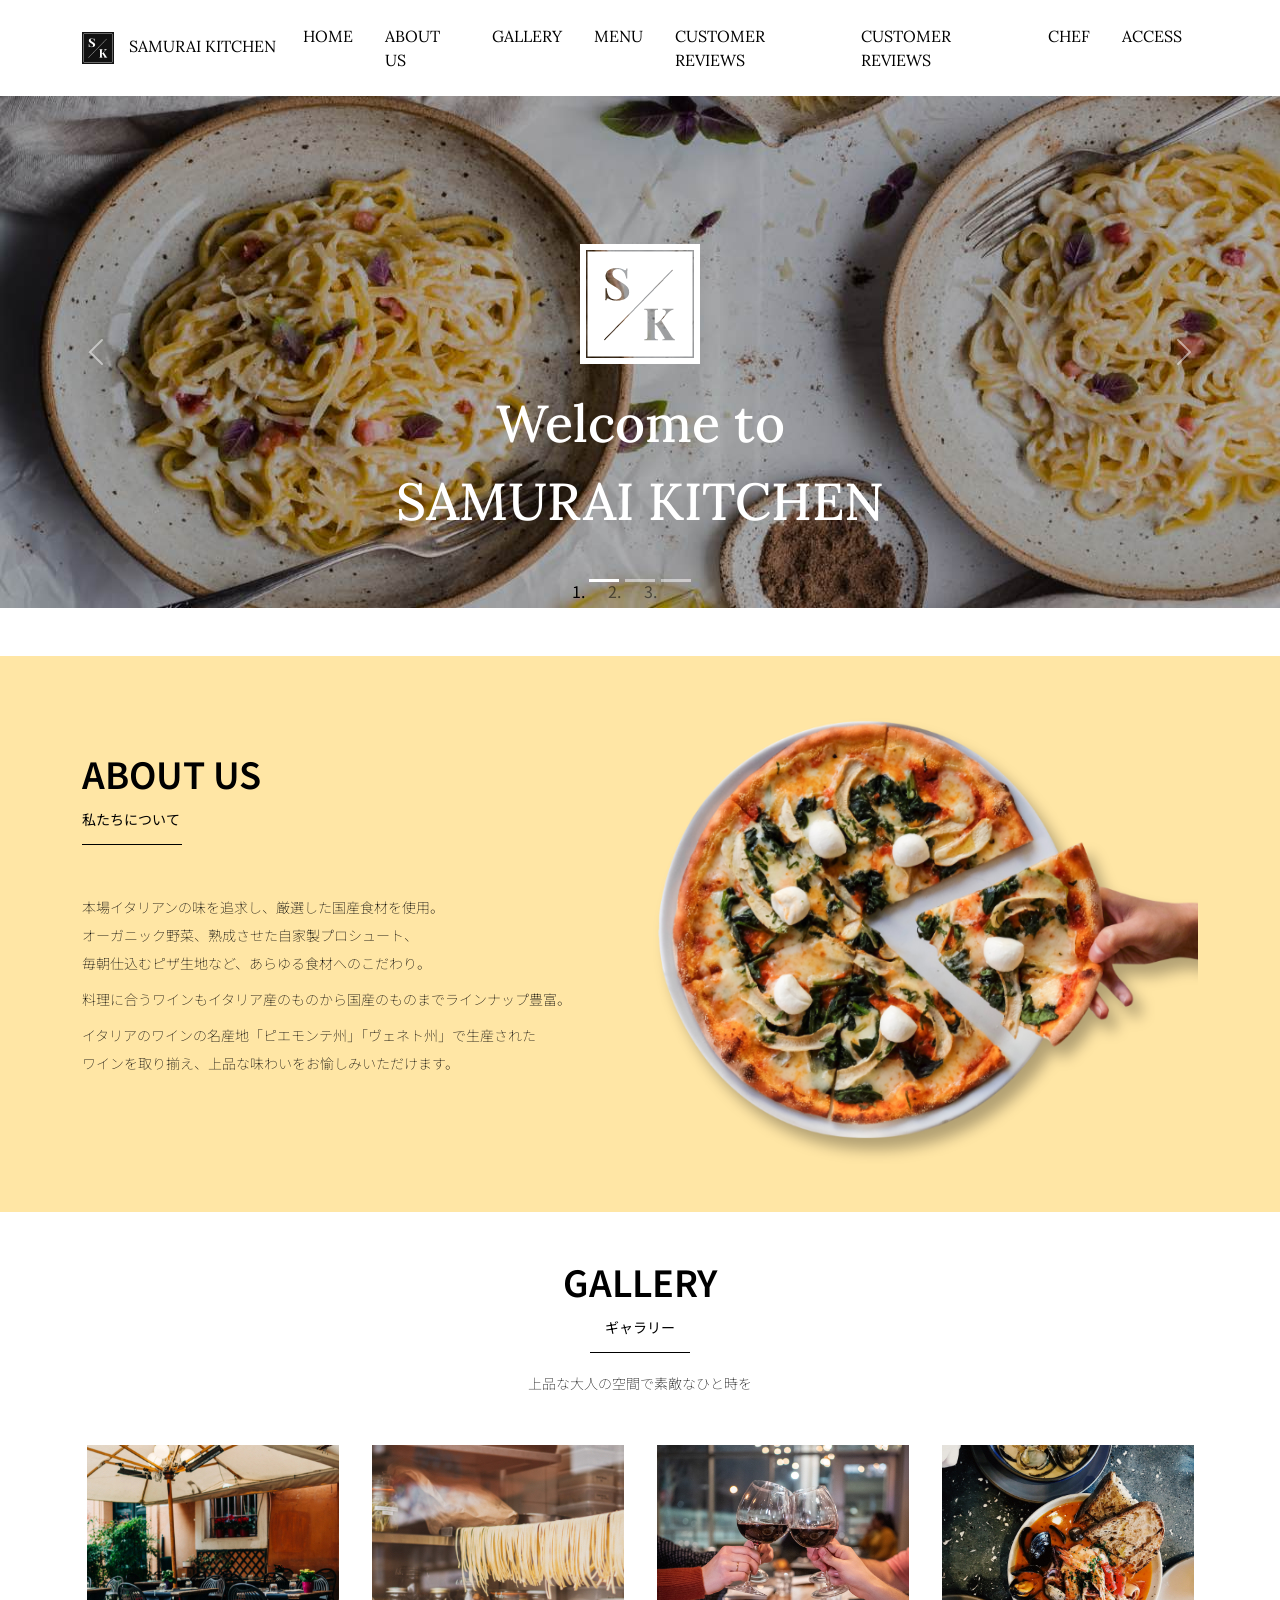
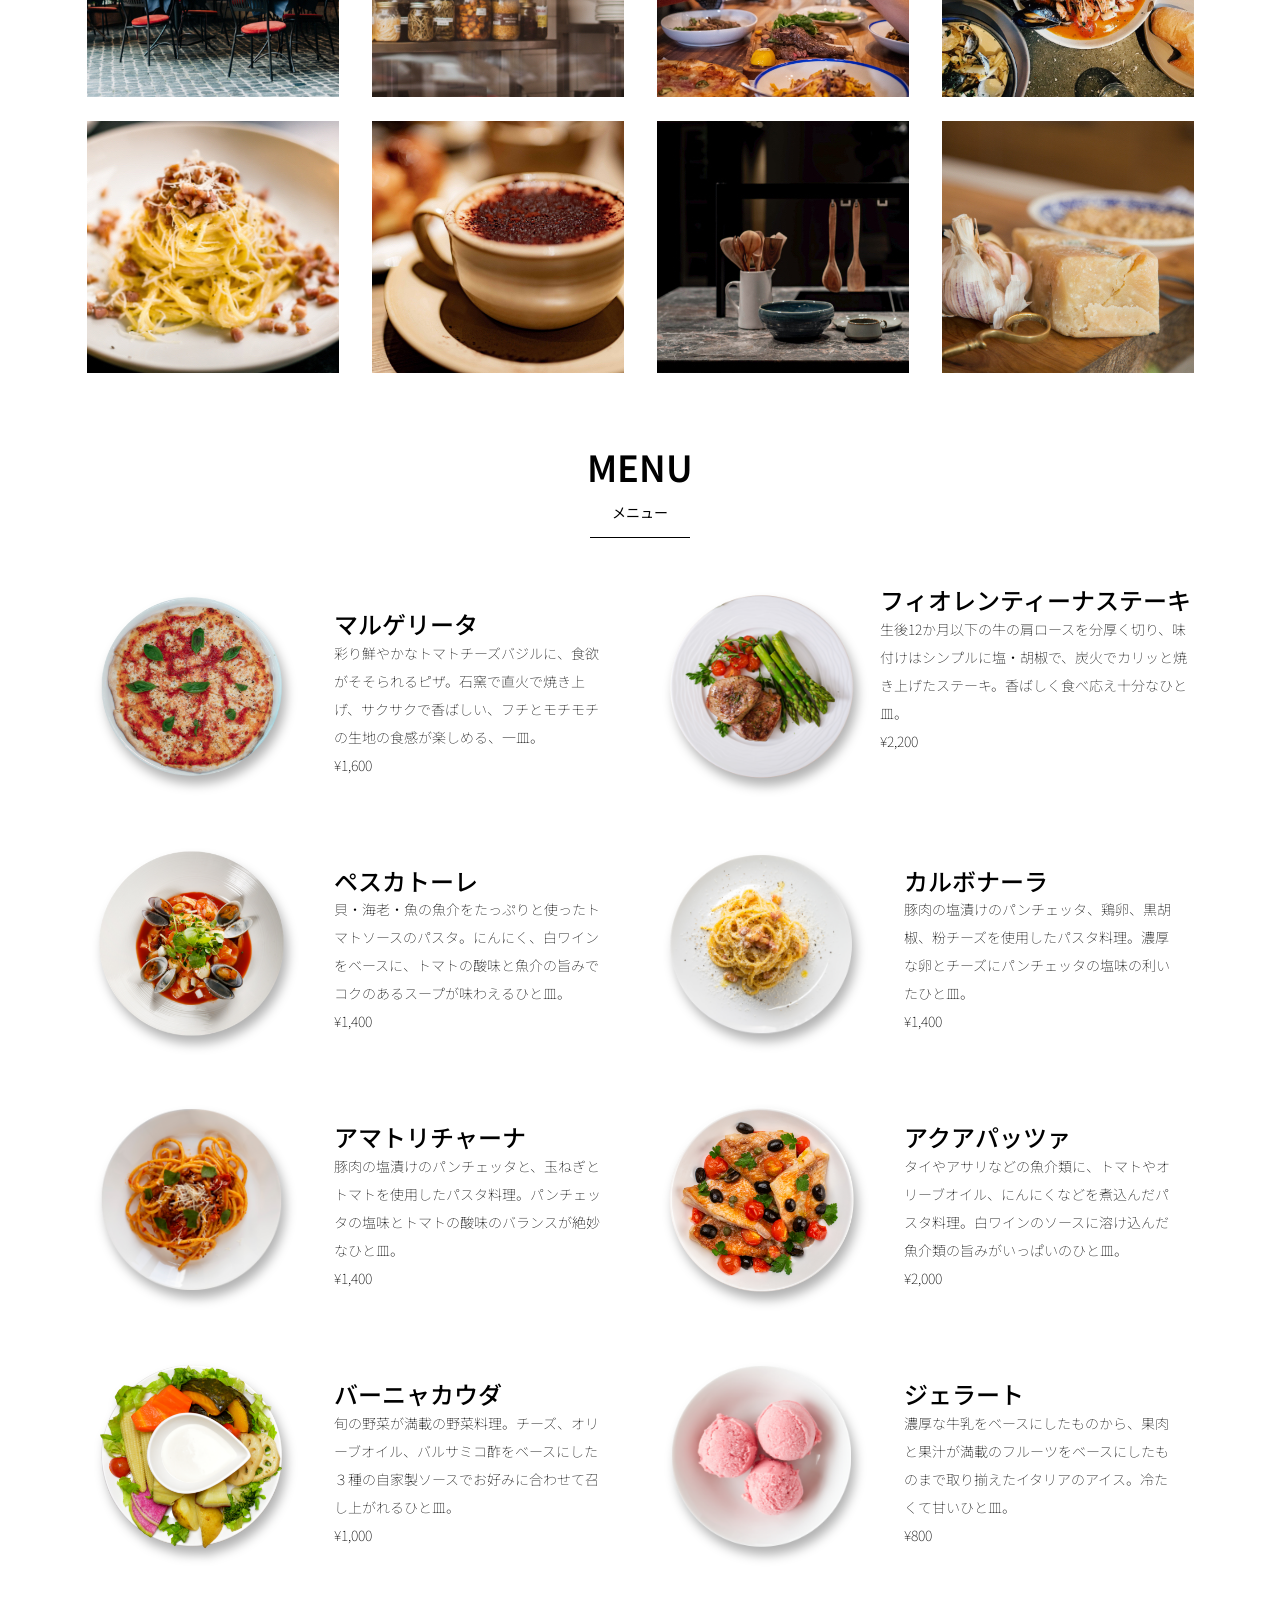
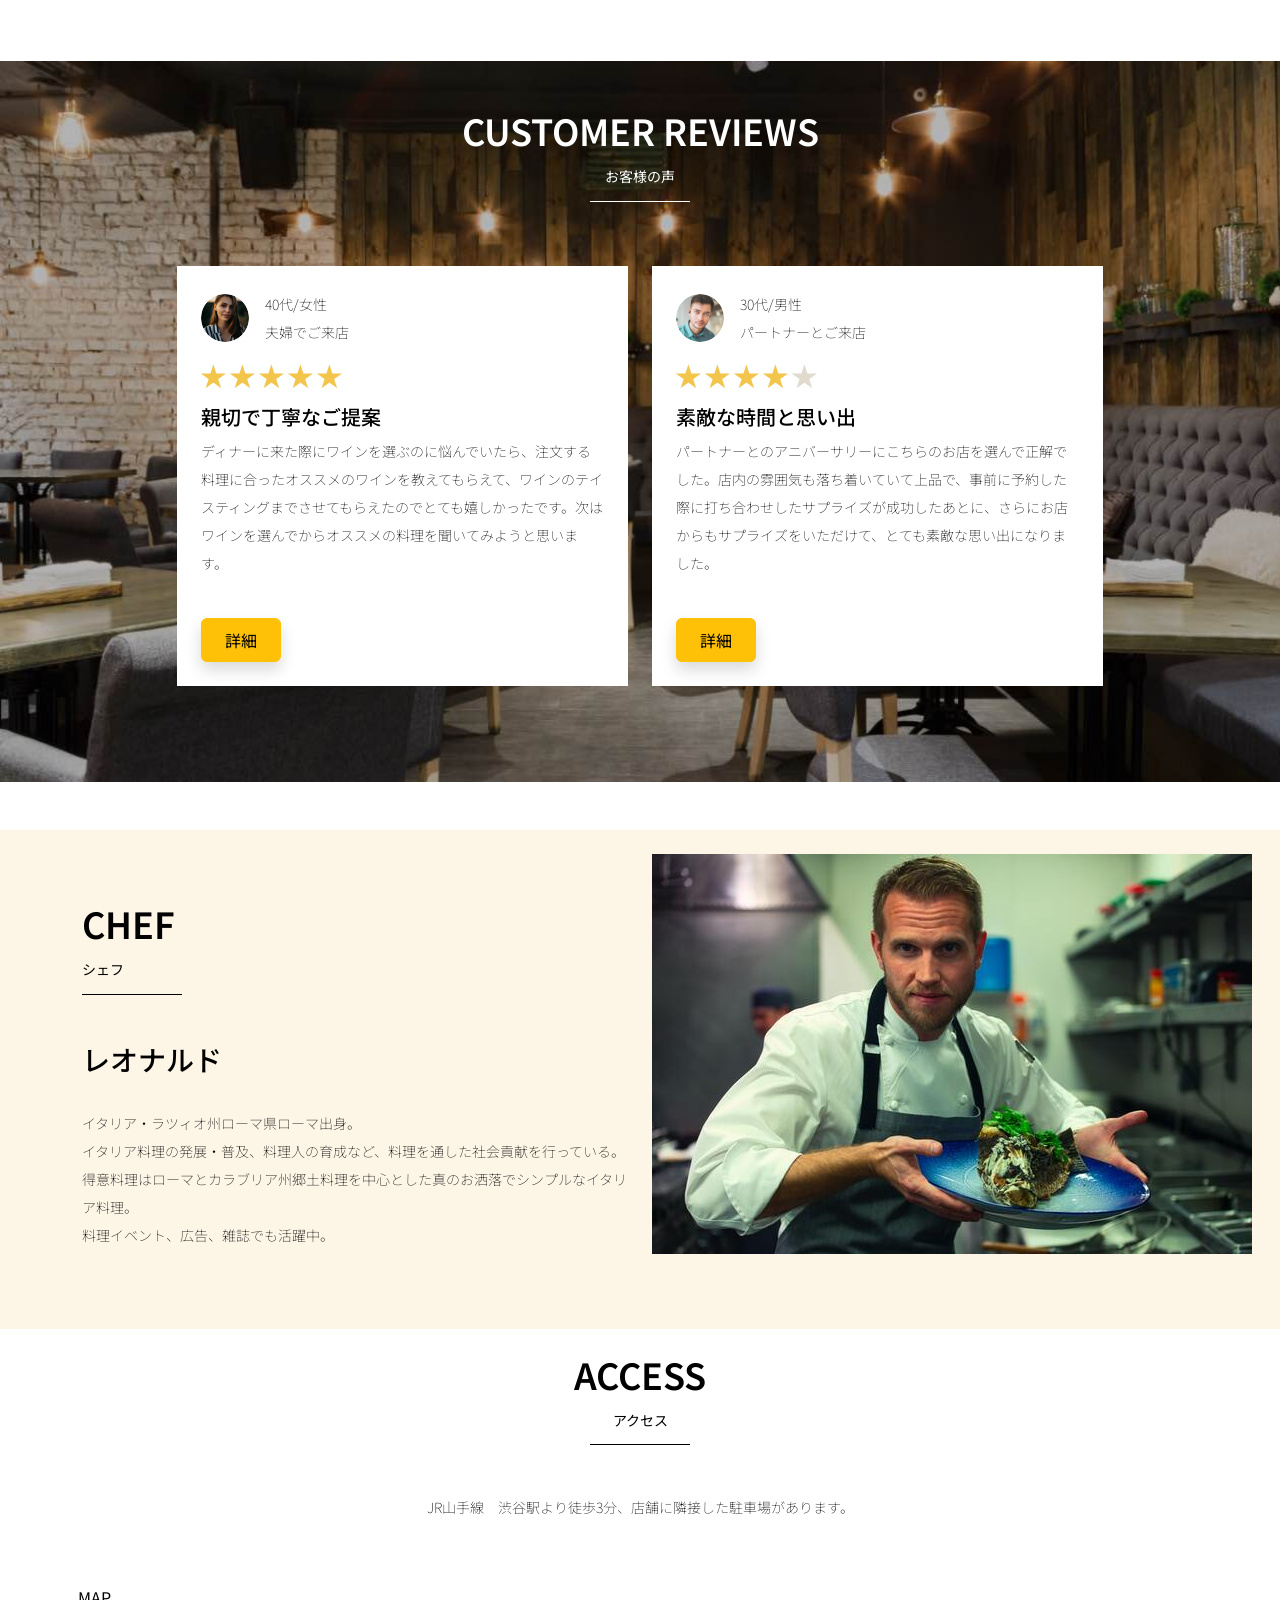
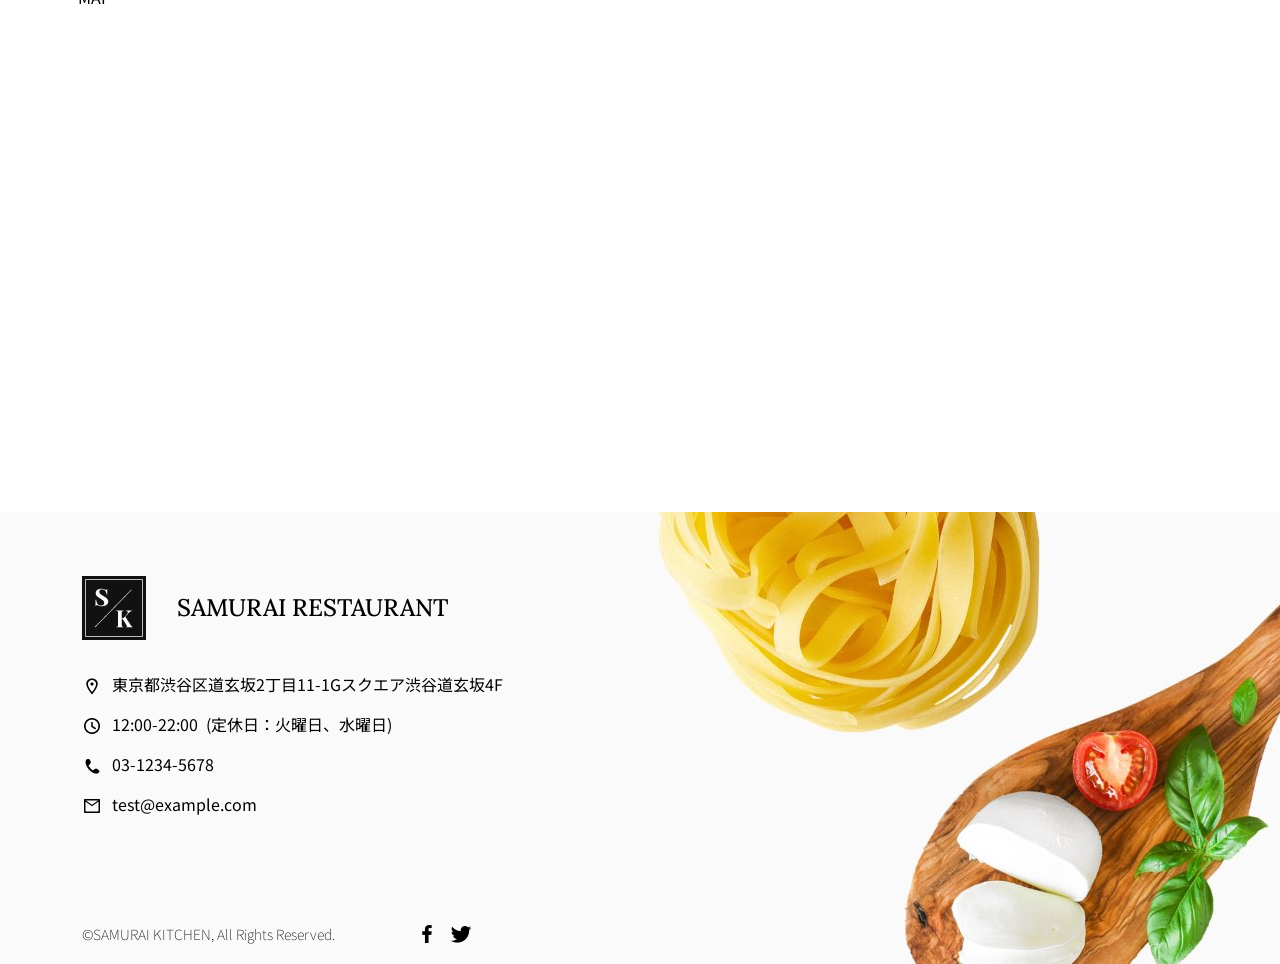
<file: kadai_015/index.html>
<!doctype html>
<html lang="ja">

<head>
  <meta charset="utf-8">
  <!-- マルチデバイス対応 -->
  <meta name="viewport" content="width=device-width, initial-scale=1">
  <meta name="description" content="">
  <meta name="author" content="SAMURAI ENGINEER">
  <title>SAMURAI XD_HTML教材</title>
  
  <!-- 先にBootstrapのCSSの読み込み -->
  <!--  bootstrap.min.cssの読み込み -->  
  <link href="https://cdn.jsdelivr.net/npm/bootstrap@5.0.0-beta1/dist/css/bootstrap.min.css" rel="stylesheet"
    integrity="sha384-giJF6kkoqNQ00vy+HMDP7azOuL0xtbfIcaT9wjKHr8RbDVddVHyTfAAsrekwKmP1" crossorigin="anonymous">
  <!--  bootstrap.bundle.min.jsの読み込み -->
  <!-- BootstrapのJavascriptライブラリの読み込み -->
  <script src="https://cdn.jsdelivr.net/npm/bootstrap@5.0.0-beta1/dist/js/bootstrap.bundle.min.js"
    integrity="sha384-ygbV9kiqUc6oa4msXn9868pTtWMgiQaeYH7/t7LECLbyPA2x65Kgf80OJFdroafW" crossorigin="anonymous" defer>
  </script>

  <!-- Google Font読み込み -->
  <link rel="preconnect" href="https://fonts.gstatic.com">
  <link href="https://fonts.googleapis.com/css2?family=Lora&display=swap" rel="stylesheet">
  <link href="https://fonts.googleapis.com/css2?family=Noto+Sans+JP:wght@300&display=swap" rel="stylesheet">
  <!-- Font Awesome -->
  <link rel="stylesheet" href="https://use.fontawesome.com/releases/v5.1.0/css/all.css"
    integrity="sha384-lKuwvrZot6UHsBSfcMvOkWwlCMgc0TaWr+30HWe3a4ltaBwTZhyTEggF5tJv8tbt" crossorigin="anonymous">
    <!-- Bootstrapの読み込みのlinkタグよりも後ろに、style.cssを読み込むlinkタグを記述する -->
    <!--今回作成する styles.cssの読み込み -->
  <link href="stylesheet/style.css" rel="stylesheet">
  <!--   -->
</head>

<body>
  <main>
    <!--  ナビゲーションバー開始 -->
    <!-- navbarでナビゲーションバー作成。navbar-expand-lgで画面幅が広いときハンバーガーボタンを非表示 -->
    <nav class="navbar navbar-expand-lg">

      <!-- navbarのコンテナ -->
      <div class="container">
        
        <!-- navbar-brandはロゴ部分。独自クラスの　my_navbar\brandで細かな調整 -->
      <a class="navbar-brand my_navbar_brand">

        <!-- ロゴアイコンの配置。navbar_brand_logoは独自クラス -->
        <img class="img-fluid navbar_brand_logo" src="img/site_logo.png" alt="サイトアイコン"><span>SAMURAI KITCHEN</span>
      </a>

      <!-- nacba-togglerはハンバーガーボタンを表示・非表示にするクラス。 -->
      <div class="navbar-toggler hamburger_menu" data-bs-toggle="collapse" data-bs-target="#navbarNav"
      aria-controls="navbarNav" aria-expanded="false" aria-label="Toggle navigation">
      <input type="checkbox" id="hamburger_btn_check">
      <label for="hamburger_btn_check" class="hamburger_btn">
        <img class="btn_open" src="img/button_open.png" alt="ナビゲーションバーのボタン">
        <img class="btn_close" src="img/button_close.png" alt="ナビゲーションバーのボタン">
      </label>
    </div>

    <!-- これ以降がナビゲーションメニュー部分 -->
    <div class="collapse navbar-collapse justify-content-end" id="navbarNav">
      <ul class="navbar-nav">
        <li class="nav-item px-2">
          <a class="nav-link my_nav_link my-2" aria-current="page" href="#">HOME</a>
        </li>
        <li class="nav-item px-2">
          <a class="nav-link my_nav_link my-2" href="#about">ABOUT US</a>
        </li>
        
        <li class="nav-item px-2">
          <a class="nav-link my_nav_link my-2" href="#gallery">GALLERY</a>
        </li>

        <li class="nav-item px-2">
          <a class="nav-link my_nav_link my-2" href="#menu">MENU</a>
        </li>
        <li class="nav-item px-2">
          <a class="nav-link my_nav_link my-2" href="#review">CUSTOMER REVIEWS</a>
        </li>
        <li class="nav-item px-2">
          <a class="nav-link my_nav_link my-2" href="#review">CUSTOMER REVIEWS</a>
        </li>

        <li class="nav-item px-2">
          <a class="nav-link my_nav_link my-2" href="#chef">CHEF</a>
        </li>

        <li class="nav-item px-2">
          <a class="nav-link my_nav_link my-2" href="#access">ACCESS</a>
        </li>
      </ul>
    </div>
  </div>
    </nav>
    <!--  ナビゲーションバー終了 -->

    <!--  カルーセル開始 -->
    <!-- idのmyCarouselはインジケーター部分のdata-bs-targetと紐づく必要がある。mb-5で下方向に余白を追加。 -->
    <div id="myCarousel" class="carousel slide mb-5" data-bs-ride="carousel">

      <!-- インジケータ部分 　（olは番号付き箇条書き）-->
      <ol class="carousel-indicators">
        <!-- この個所と前述のidは紐づいている。data-bs-slide-toの番号がカルーセルの順番 -->
        <li data-bs-target="#myCarousel" data-bs-slide-to="0" class="active"></li>
        <li data-bs-target="#myCarousel" data-bs-slide-to="1"></li>
        <li data-bs-target="#myCarousel" data-bs-slide-to="2"></li>
      </ol>

      <!-- carousel-inner:カルーセルのキャプションと背景画像の部分。現在は1枚目だけ表示-->
      <div class="carousel-inner">
        <div class="carousel-item active">
          <img src="img/slider-1.jpg" alt="SAMURAI KITCHEN-1">
          <div class="carousel-caption">
            <!-- 独自クラスで位置とフォントを変更 -->
            <h1 class="my_carousel_caption">
              Welcome to<br>
              SAMURAI KITCHEN
            </h1>
          </div>
        </div>

        <!-- カルーセル2枚目 -->
        <div class="carousel-item">
          <img src="img/slider-2.jpg" alt="サンプル画像">
          <div class="carousel-caption">
            <h1 class="my_carousel_caption">
              The fabulous combination of&nbsp;wine&nbsp;and&nbsp;food
            </h1>
          </div>
        </div>

        <!-- カルーセル3枚目 -->
        <div class="carousel-item">
          <img src="img/slider-3.jpg" alt="サンプル画像">
          <div class="carousel-caption">
            <h1 class="my_carousel_caption">Get the Italian taste<br>
            at the SAMURAI&nbsp;KITCHEN
          </h1>
          </div>
        </div>
        </div>
      

      <!-- コントロールボタン左 -->
      <a class="carousel-control-prev" href="#myCarousel" role="button" data-bs-slide="prev">
        <span class="carousel-control-prev-icon" aria-hidden="true"></span>
        <span class="visually-hidden">Previous</span>
      </a>

      <!-- コントロールボタン右側 -->
      <a class="carousel-control-next" href="#myCarousel" role="button" data-bs-slide="next">
        <span class="carousel-control-next-icon" aria-hidden="true"></span>
        <span class="visually-hidden">Next</span>
      </a>
    </div>

    <!--  カルーセル終了 -->

    <!--  アバウトセクション開始 -->
    <section class="about_us_bg" id="about">
      <!-- コンテンツの中央揃え。上下方向にパディングサイズ５、下方向にマージンサイズ５ -->
      <div class="container py-5 mb-5">

        <!-- rowクラス（行） -->
        <div class="row">
          <!-- 左側カラム（6/12分割） -->
          <div class="col-lg-6 text-left">
            <!-- 上下方向にパディングサイズ５ -->
            <div class="py-5">
              <!-- 下方向にマージンサイズ５-->
              <h2 class="section_title about mb-5">
                ABOUT US
              </h2>
              <!-- 下方向にマージンサイズ２ -->
              <p class="mb-2">
                本場イタリアンの味を追求し、厳選した国産食材を使用。<br>
                オーガニック野菜、熟成させた自家製プロシュート、<br>
                毎朝仕込むピザ生地など、あらゆる食材へのこだわり。<br>
              </p>

              <!-- 下方向にマージンサイズ２ -->
              <p class="mb-2">
                料理に合うワインもイタリア産のものから国産のものまでラインナップ豊富。<br>
              </p>

              <!-- 下方向にマージンサイズ２ -->
              <p class="mb-2">
                イタリアのワインの名産地「ピエモンテ州」「ヴェネト州」で生産された<br>
                ワインを取り揃え、上品な味わいをお愉しみいただけます。<br>
              </p>
            </div>
          </div>

          <!-- 右側カラム(6/12分割) -->
          <div class="col-lg-6">

            <!-- 画像を配置 -->
            <img src="img/img-about-us.png" class="img-fluid" alt="pizza">
          </div>
        </div>
      </div>

    </section>
    <!--  アバウトセクション終了 -->

    <!--  ギャラリーセクション開始 -->
    <section id="gallery">
      <div class="container mb-5">
        <h2 class="mb-3 section_title gallery text-center">GALLERY</h2>
        <p class="text-center mb-5">
          上品な大人の空間で素敵なひと時を
        </p>

        <div class="row">
          <div class="col-6 col-lg-3 mb-4 d-flex justify-content-center">
            <img class="img-fluid" src="img/gallery-1.jpg" alt="サンプル画像">
          </div>

          <div class="col-6 col-lg-3 mb-4 d-flex justify-content-center">
            <img class="img-fluid" src="img/gallery-2.jpg" alt="サンプル画像">
          </div>

          <div class="col-6 col-lg-3 mb-4 d-flex justify-content-center">
            <img class="img-fluid" src="img/gallery-3.jpg" alt="サンプル画像">
          </div>

          <div class="col-6 col-lg-3 mb-4 d-flex justify-content-center">
            <img class="img-fluid" src="img/gallery-4.jpg" alt="サンプル画像">
          </div>

          <div class="col-6 col-lg-3 mb-4 d-flex justify-content-center">
            <img class="img-fluid" src="img/gallery-5.jpg" alt="サンプル画像">
          </div>

          <div class="col-6 col-lg-3 mb-4 d-flex justify-content-center">
            <img class="img-fluid" src="img/gallery-6.jpg" alt="サンプル画像">
          </div>

          <div class="col-6 col-lg-3 mb-4 d-flex justify-content-center">
            <img class="img-fluid" src="img/gallery-7.jpg" alt="サンプル画像">
          </div>

          <div class="col-6 col-lg-3 mb-4 d-flex justify-content-center">
            <img class="img-fluid" src="img/gallery-8.jpg" alt="サンプル画像">
          </div>

        </div>
      </div>

    </section>
    <!--  ギャラリーセクション終了 -->

    <!--  メニューセクション -->
    <section id="menu">
      <!-- タイトル文字部分のコンテナ -->
      <div class="container">
        <div class="row">
          <div class="col-lg-12">

            <!-- タイトル文字 -->
            <h2 class="section_title menu text-center mb-5">MENU</h2>
          </div>
        </div>
      </div>

      <!-- メニュー部分のコンテナ -->
       <!-- 下方向にマージン５ -->
      <div class="container mb-5">
        <div class="row">

        
        <!-- 左側メニュー -->
        <div class="col-12 col-lg-6">

          <!-- さらに子要素を5：7で分割 -->
          <!-- カラムの間のパディングをなくす。下方向にマージン４ -->
          <div class="row g-0 mb-4">
            <!-- 画面中央揃え -->
            <div class="col-12 col-lg-5 text-center">

              <!-- 左側メニュー画像部分 -->
              <!-- 画像がカラムをはみ出ないようにする -->
              <img src="img/margherita.png" class="img-fluid" alt="マルゲリータ">
            </div>

            <!-- 右側テキスト部分 -->
            <!-- 全体的にパディング4 -->
            <div class="col-12 col-lg-7 p-4">
              <!-- 下方向にマージン0　文字を小さくするmenu_title独自クラスを追加 -->
              <h4 class="mb-0 menu_title">マルゲリータ</h4>
              <!-- 縦方向中央ぞろえ -->
              <p class="my-auto">彩り鮮やかなトマトチーズバジルに、食欲がそそられるピザ。石窯で直火で焼き上げ、サクサクで香ばしい、フチとモチモチの生地の食感が楽しめる、一皿。</p>
              <!-- フォントを変更する独自クラスを追加 -->
              <p class="menu_price">¥1,600</p>
            </div>
          </div>
        </div>

        <!-- 右側部分メニュー。上記と同じ内容なのでコメント省略 -->
        <div class="col-12 col-lg-6">
          <div class="row g-0 mb-4">
            <div class="col-12 col-lg-5 text-center">
              <img src="img/steak.png" class="img-fluid" alt="フィオレンティーナステーキ">
            </div>
            <div class="col-12 col-lg-7 p4">
              <h4 class="mb-0 menu_title">フィオレンティーナステーキ</h4>
              <p class="my-auto">生後12か月以下の牛の肩ロースを分厚く切り、味付けはシンプルに塩・胡椒で、炭火でカリッと焼き上げたステーキ。香ばしく食べ応え十分なひと皿。</p>
              <p class="menu_price">¥2,200</p>
            </div>
          </div>
        </div>

                <!-- 左側メニュー -->
                <div class="col-12 col-lg-6">
                  <div class="row g-0 mb-4">
                    <div class="col-12 col-lg-5 text-center">
                      <img src="img/pescatore.png" class="img-fluid" alt="ペスカトーレ">
                    </div>
                    <div class="col-12 col-lg-7 p-4">
                      <h4 class="mb-0 menu_title">ペスカトーレ</h4>
                      <p class="my-auto">貝・海老・魚の魚介をたっぷりと使ったトマトソースのパスタ。にんにく、白ワインをベースに、トマトの酸味と魚介の旨みでコクのあるスープが味わえるひと皿。</p>
                      <p class="menu_price">¥1,400</p>
                    </div>
                  </div>
                </div>
        
                <!-- 右側部分メニュー。上記と同じ内容なのでコメント省略 -->
                <div class="col-12 col-lg-6">
                  <div class="row g-0 mb-4">
                    <div class="col-12 col-lg-5 text-center">
                      <img src="img/carbonara.png" class="img-fluid" alt="カルボナーラ">
                    </div>
                    <div class="col-12 col-lg-7 p-4">
                      <h4 class="mb-0 menu_title">カルボナーラ</h4>
                      <p class="my-auto">豚肉の塩漬けのパンチェッタ、鶏卵、黒胡椒、粉チーズを使用したパスタ料理。濃厚な卵とチーズにパンチェッタの塩味の利いたひと皿。</p>
                      <p class="menu_price">¥1,400</p>
                    </div>
                  </div>
                </div>

                <div class="col-12 col-lg-6">
                  <div class="row g-0 mb-4">
                    <div class="col-12 col-lg-5 text-center">
                      <img src="img/amatriciana.png" class="img-fluid" alt="アマトリチャーナ">
                    </div>
                    <div class="col-12 col-lg-7 p-4">
                      <h4 class="mb-0 menu_title">アマトリチャーナ</h4>
                      <p class="my-auto">豚肉の塩漬けのパンチェッタと、玉ねぎとトマトを使用したパスタ料理。パンチェッタの塩味とトマトの酸味のバランスが絶妙なひと皿。</p>
                      <p class="menu_price">¥1,400</p>
                    </div>
                  </div>
                </div>
                
                <div class="col-12 col-lg-6">
                  <div class="row g-0 mb-4">
                    <div class="col-12 col-lg-5 text-center">
                      <img src="img/acqua-pazza.png" class="img-fluid" alt="アクアパッツァ">
                    </div>
                    <div class="col-12 col-lg-7 p-4">
                      <h4 class="mb-0 menu_title">アクアパッツァ</h4>
                      <p class="my-auto">タイやアサリなどの魚介類に、トマトやオリーブオイル、にんにくなどを煮込んだパスタ料理。白ワインのソースに溶け込んだ魚介類の旨みがいっぱいのひと皿。</p>
                      <p class="menu_price">¥2,000</p>
                    </div>
                  </div>
                </div>

              <div class="col-12 col-lg-6">
                <div class="row g-0 mb-4">
                  <div class="col-12 col-lg-5 text-center">
                    <img src="img/bagna-cauda.png" class="img-fluid" alt="バーニャカウダ">
                  </div>
                  <div class="col-12 col-lg-7 p-4">
                    <h4 class="mb-0 menu_title">バーニャカウダ</h4>
                    <p class="my-auto">旬の野菜が満載の野菜料理。チーズ、オリーブオイル、バルサミコ酢をベースにした３種の自家製ソースでお好みに合わせて召し上がれるひと皿。</p>
                    <p class="menu_price">¥1,000</p>
                  </div>
                </div>
              </div>

              <div class="col-12 col-lg-6">
                <div class="row g-0 mb-4">
                  <div class="col-12 col-lg-5 text-center">
                    <img src="img/gelato.png" class="img-fluid" alt="ジェラート">
                  </div>
                  <div class="col-12 col-lg-7 p-4">
                    <h4 class="mb-0 menu_title">ジェラート</h4>
                    <p class="my-auto">濃厚な牛乳をベースにしたものから、果肉と果汁が満載のフルーツをベースにしたものまで取り揃えたイタリアのアイス。冷たくて甘いひと皿。</p>
                    <p class="menu_price">¥800</p>
                  </div>
                </div>
              </div>
        </div>
      </div>
    </section>
    <!--  メニューセクション終了 -->

    <!--  レビューセクション開始 -->
    <section id="review">

      <!-- review_wrapperで背景画像を設定する -->
      <div class="review_wrapper">

        <!-- containerの部分 -->
        <div class="container py-5 mb-5">

          <!-- 中央揃えでタイトルを表示 -->
          <div class="text-center mb-5">
            <h2 class="section_title review text-center text-white">CUSTOMER REVIEWS</h2>
          </div>

          <!-- rowの部分：左右のカラムを中央揃え -->
          <div class="row pb-5 justify-content-center">

            <!-- 左側カラム -->
            <div class="col-12 col-lg-5 mt-3">

              <!-- 背景色を白色に設定 -->
              <!-- h-420クラスで白枠の高さを修正します -->
              <div class="bg-white h_420">

                <!-- 内部にパディング４ -->
                <div class="p-4">

                  <!-- 顔写真と年齢などのテキストはd-flexで横並びにする　中央揃え -->
                  <div class="d-flex align-items-center">
                    <!-- お客様の画像を配置 -->
                    <!-- reviwer_imgクラスで画像サイズを変更します -->
                    <img src="img/customer-woman.png" class="reviewer_img" alt="サンプル画像">
                  <div>
                  <!-- お客様情報のテキスト -->
                  <p class="my-0">40代/女性</p>
                  <p class="my-0">夫婦でご来店</p>
                </div>
              </div>

              <div class="my-3">
                <!-- 星の画像を表示 -->
                <!-- star-imgクラスで画像サイズを変更 -->
                <img src="img/star-point.png" class="star_img" alt="star">
                <img src="img/star-point.png" class="star_img" alt="star">
                <img src="img/star-point.png" class="star_img" alt="star">
                <img src="img/star-point.png" class="star_img" alt="star">
                <img src="img/star-point.png" class="star_img" alt="star">
              </div>

              <!-- レビュータイトル -->
              <h5>親切で丁寧なご提案</h5>
              <!-- レビュー内容 -->
              <p>
                ディナーに来た際にワインを選ぶのに悩んでいたら、注文する料理に合ったオススメのワインを教えてもらえて、ワインのテイスティングまでさせてもらえたのでとても嬉しかったです。次はワインを選んでからオススメの料理を聞いてみようと思います。
              </p>

              <!-- 黄色ボタンを配置 -->
              <button type="button" class="btn btn-warning shadow fix_bottom">詳細</button>
            </div>
          </div>
        </div>

        <!-- 右側カラム -->
        <div class="col-12 col-lg-5 mt-3">
          <div class="bg-white h_420">
            <div class="p-4">
              <div class="d-flex align-items-center">
                <img src="img/customer-man.png" class="reviewer_img" alt="サンプル画像">
              <div>
              <p class="my-0">30代/男性</p>
              <p class="my-0">パートナーとご来店</p>
            </div>
          </div>
          <div class="my-3">
            <img src="img/star-point.png" class="star_img" alt="star">
            <img src="img/star-point.png" class="star_img" alt="star">
            <img src="img/star-point.png" class="star_img" alt="star">
            <img src="img/star-point.png" class="star_img" alt="star">
            <img src="img/star-no-point.png" class="star_img" alt="no-star">
          </div>
          <h5>素敵な時間と思い出</h5>
          <p>
            パートナーとのアニバーサリーにこちらのお店を選んで正解でした。店内の雰囲気も落ち着いていて上品で、事前に予約した際に打ち合わせしたサプライズが成功したあとに、さらにお店からもサプライズをいただけて、とても素敵な思い出になりました。
          </p>
          <button type="button" class="btn btn-warning shadow fix_bottom">詳細</button>
      </div>
      </div>
      </div>
      </div>
      </div>
      </div>
    </section>
    <!--  レビューセクション終了 -->


    <!-- シェフセクション開始 -->
    <section class="chef_bg" id="chef">
      <div class="container py-4 mb-4">
        <div class="row">
          
          <!-- 右側 -->
          <div class="col-lg-6 text-left">
            <div class="py-5">
              <h2 class="section_title chef mb-5">
                CHEF
              </h2>
              <h3>レオナルド</h3>
             <br>
              <p class="mb-2">
                イタリア・ラツィオ州ローマ県ローマ出身。 <br>
                イタリア料理の発展・普及、料理人の育成など、料理を通した社会貢献を行っている。 <br>
                得意料理はローマとカラブリア州郷土料理を中心とした真のお洒落でシンプルなイタリア料理。 <br>
                料理イベント、広告、雑誌でも活躍中。<br>
               </p>
            </div>
          </div>
          <!-- 左側 -->
          <div class="col-lg-6">
            <img src="img/chef.jpg" alt="chef">
          </div>
        </div>
      </div>
    </section>
    <!-- シェフセクション終了 -->

    <!--  アクセスセクション開始 -->
    <section id="access">
      <div class="container">
        <div class="row">
          <div class="col-lg-12 text-center mb-5">
            <h2 class="section_title text-center access mb-5">ACCESS</h2>
          <p>JR山手線　渋谷駅より徒歩3分、店舗に隣接した駐車場があります。</p>
        </div>
      </div>
    </div>

    <div class="container mb-5 px-2">
      <!-- この部分にマップを配置 -->
      MAP
      <iframe
      src="https://www.google.com/maps/embed?pb=!1m18!1m12!1m3!1d12967.114087343349!2d139.687349334065!3d35.657827993593834!2m3!1f0!2f0!3f0!3m2!1i1024!2i768!4f1.1!3m3!1m2!1s0x6018f5209bb80c49%3A0x7abbc1a9d7d575eb!2z5qCq5byP5Lya56S-5L6N!5e0!3m2!1sja!2sjp!4v1623882550231!5m2!1sja!2sjp"
      class="w-100" style="height: 50vh;" loading="lazy"></iframe>

  </div>
</section>
<!-- アクセスセクション終了 -->

    </div>

    </section>
    <!--  アクセスセクション終了 -->


    <!--  フッター開始 -->
    <footer id="footer">
      <div class="container">
        <div class="row">

          <!-- 2カラムに分けたレイアウトの左側カラム -->
          <!-- 親要素にposition-relativeを設定 -->
          <div class="col-12 col-lg-6 position-relative">

          <!-- 2カラムに分けたレイアウトの左側カラム -->
          <div class="row pt-5">

            <!-- 画面をさらに2：10に分割 -->
            <!-- ここは2：10の2の部分 -->
            <div class="col-lg-2 text-center my-3">

              <!-- サイトロゴ -->
              <!-- 独自クラスを追加 -->
              <img class="img-fluid footer_brand_logo" src="img/site_logo.png" alt="サンプル画像">
            </div>

            <!-- ここは2:10の10の部分 -->
            <div class="col-lg-10 align-self-center my-3">
              <!-- タイトル文字  -->
              <!-- 独自クラスを追加したフォント等を変更 -->
              <h2 class="m-0 footer_text">SAMURAI RESTAURANT</h2>
            </div>
          </div>

          <!-- 営業時間等のテキストを追加 -->
          <div class="restaurant_info py-3">
            <div class="d-flex mb-3">
              <img src="img/icon-Marker.png" alt="marker">
              <p class="p-0 m-0">東京都渋谷区道玄坂2丁目11-1Gスクエア渋谷道玄坂4F</p>
            </div>
            <div class="d-flex mb-3">
              <img src="img/icon-Clock.png" alt="clock">
              <p class="p-0 m-0">12:00-22:00&nbsp;&nbsp;(定休日：火曜日、水曜日)</p>
            </div>
            <div class="d-flex mb-3">
              <img src="img/icon-Phone.png" alt="phone">
              <p class="p-o m-0">03-1234-5678</p>
            </div>
            <div class="d-flex mb-3">
              <img src="img/icon-Mail.png" alt="mail">
              <p class="p-0 m-0">test@example.com</p>
            </div>
          </div>

          <!-- コピーライトを追加 -->
          <!-- copy_rightクラスでabsoluteを設定。align-items-centerで上下中央揃え。 -->
          <div class="copy_right align-items-center">
            <p>
              ©SAMURAI KITCHEN, All Rights Reserved.
            </p>

            <!-- snsアイコンを表示 -->
            <!-- snsアイコンに独自クラスsns_imgを追加 -->
            <img src="img/icon-facebook.png" class="sns_img" alt="facebook">
            <!-- snsアイコンに独自クラスsns_imgを追加 -->
            <img src="img/icon-twitter.png" class="sns_img" alt="twitter">
          </div>
        </div>

        <!-- 2カラムに分けたレイアウトの右側カラム -->        
        <div class="col-12 col-lg-6 d-none d-lg-block">
          <!-- 背景画像を表示 -->
          <img src="img/background-footer.jpg" alt="背景画像">
        </div>
      </div>
      </div>
      

    </footer>
    <!--  フッター終了 -->
  </main>
</body>

</html>
</file>
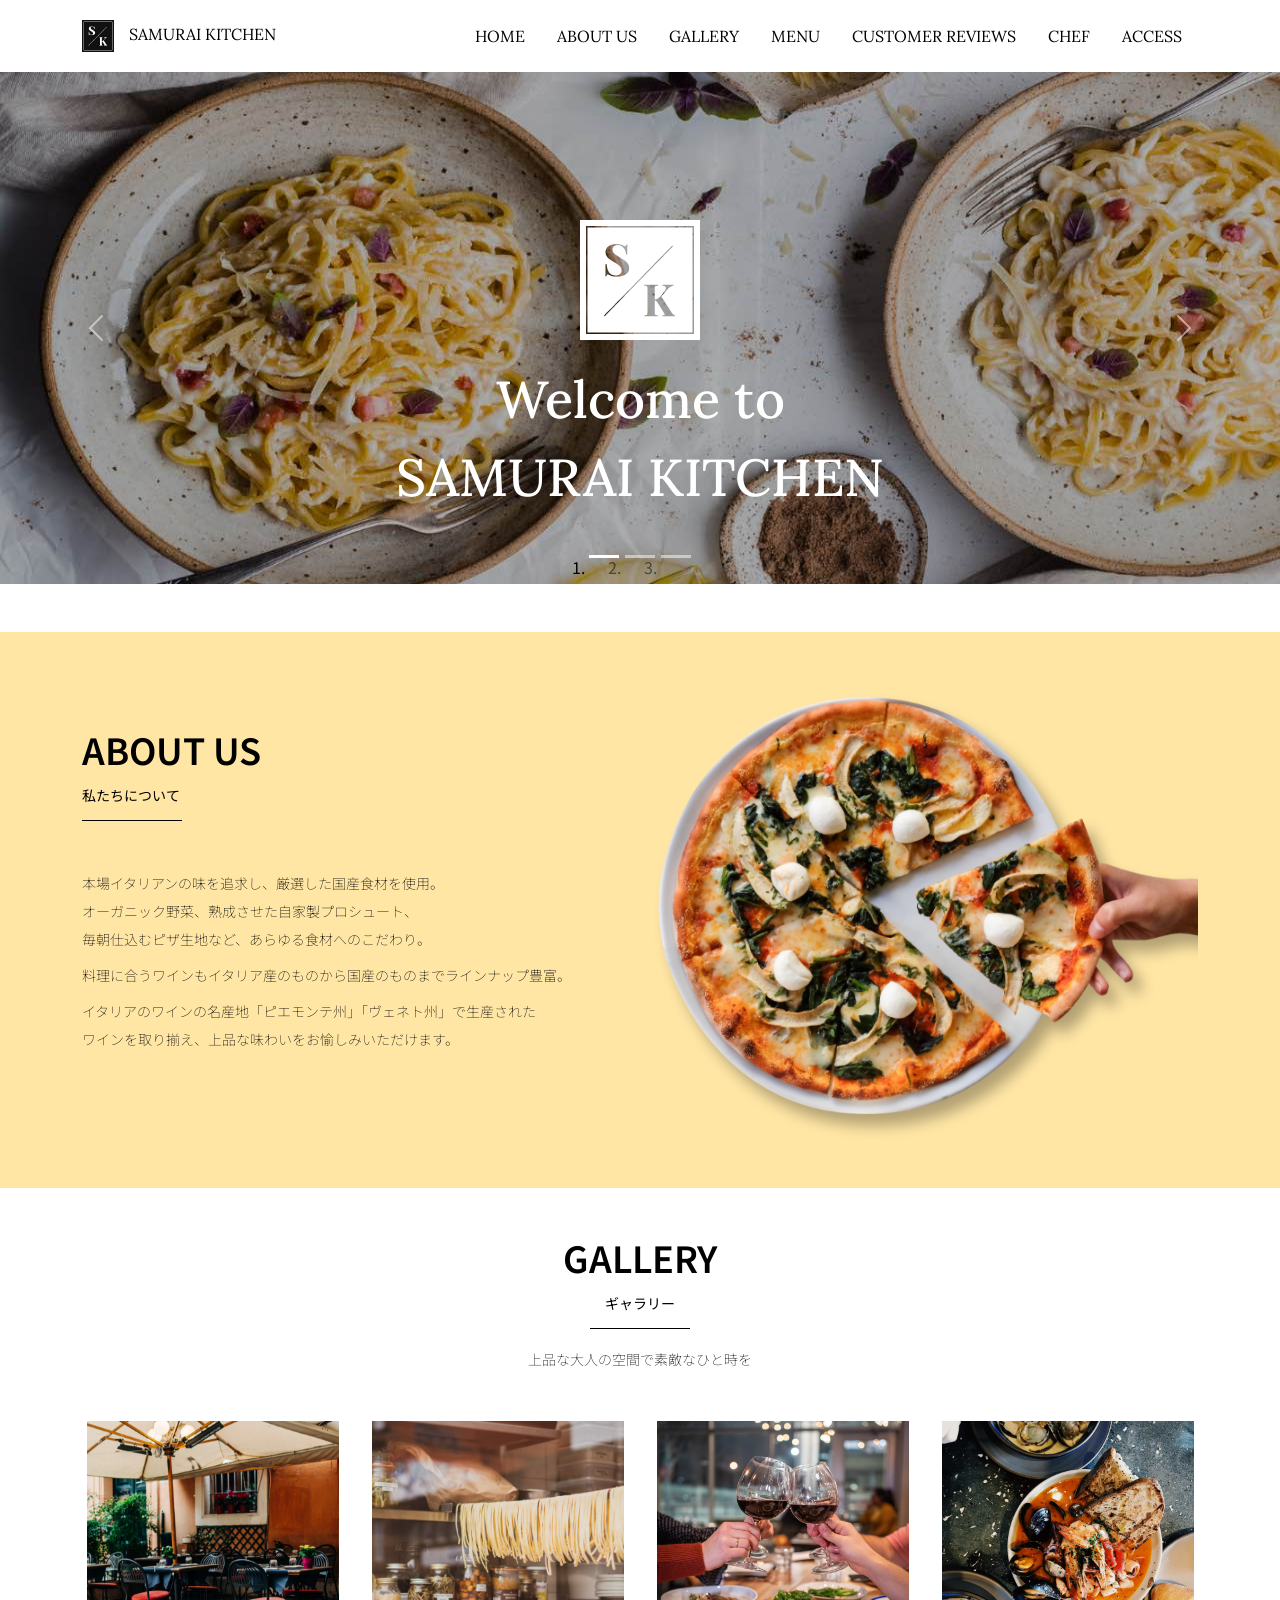
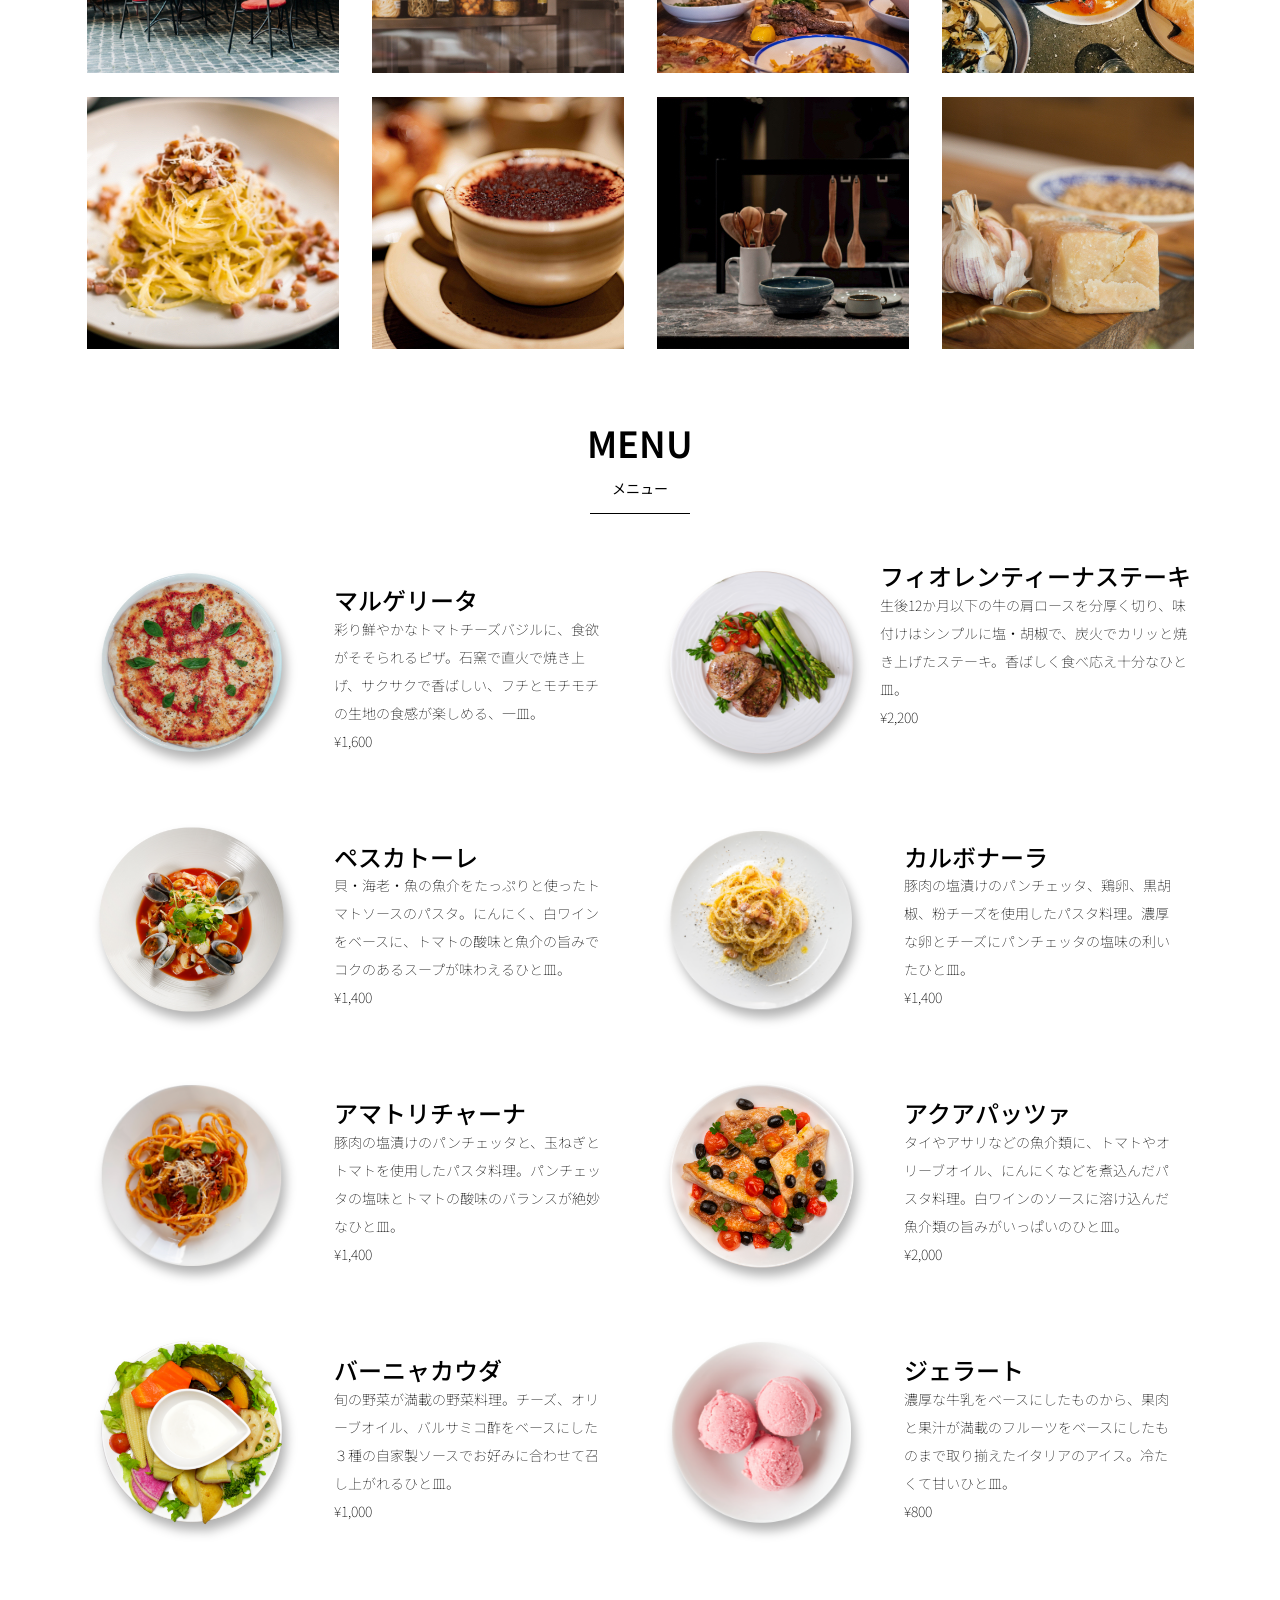
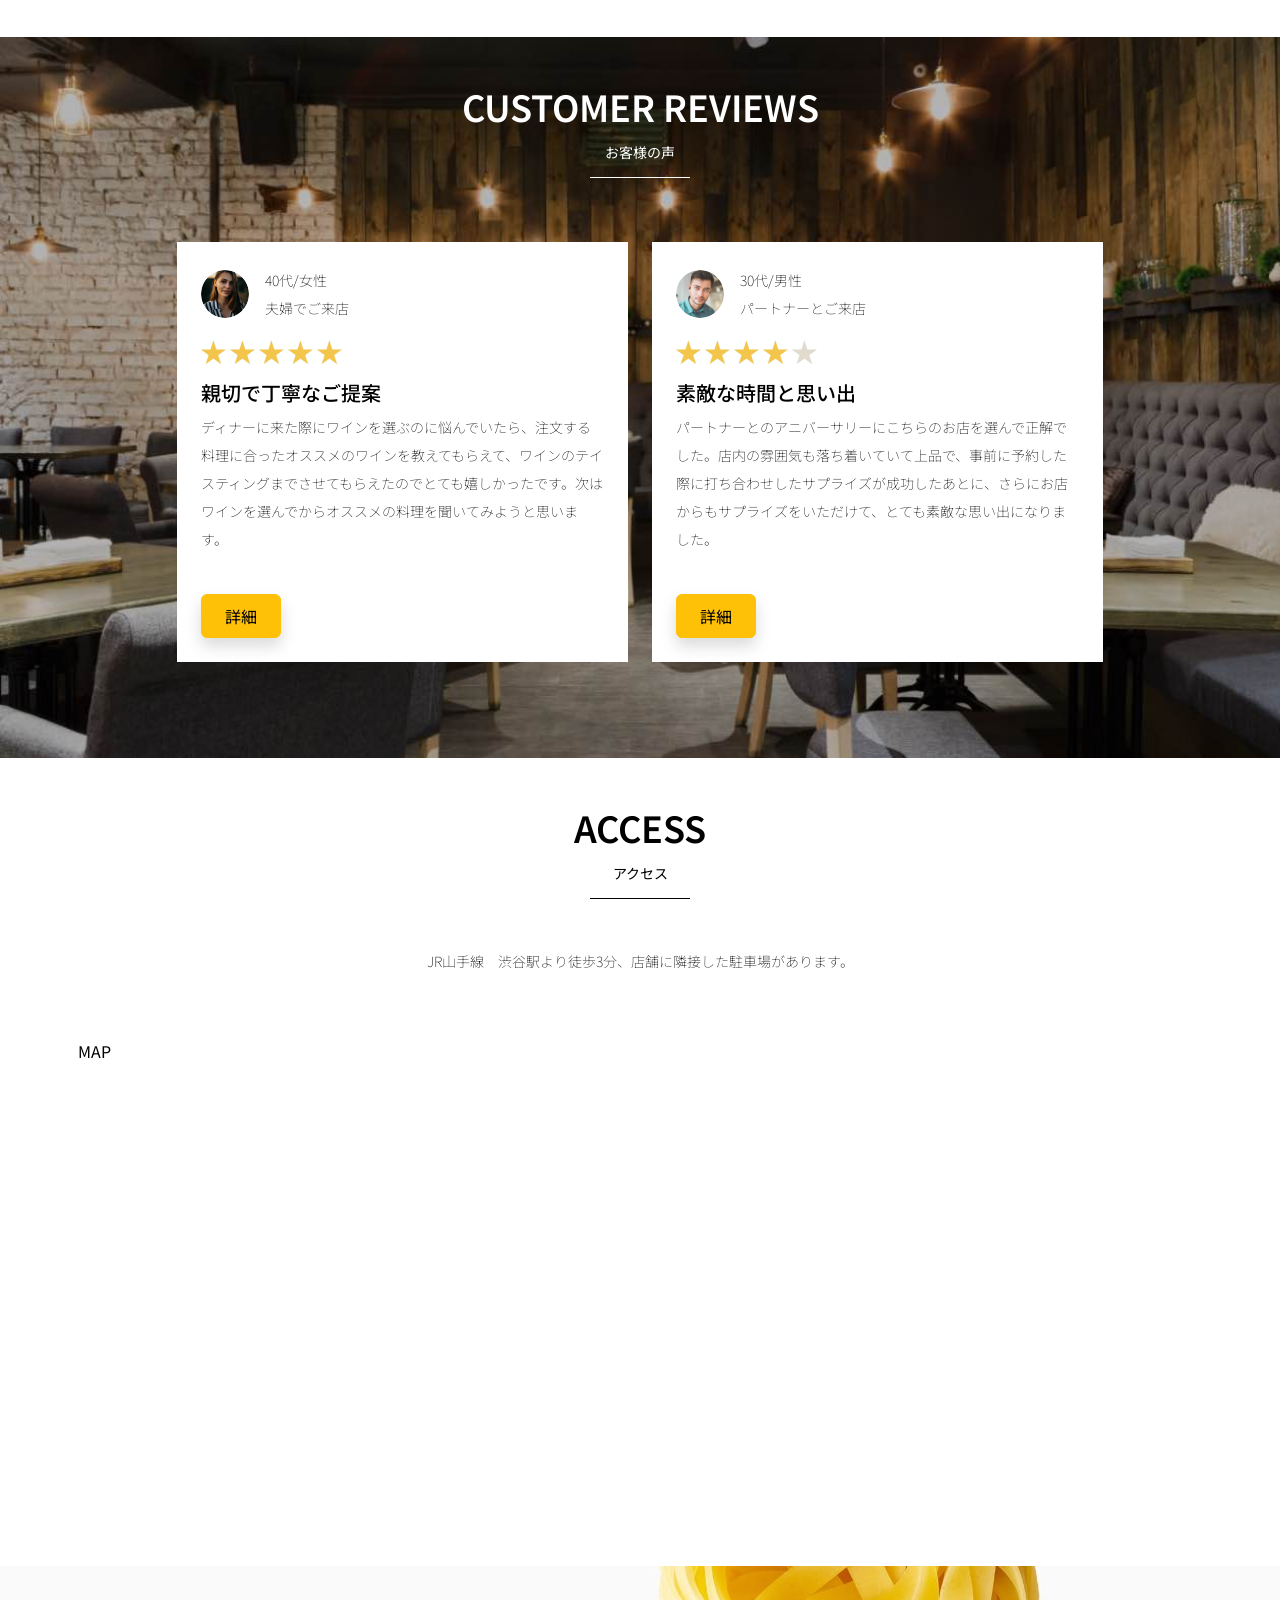
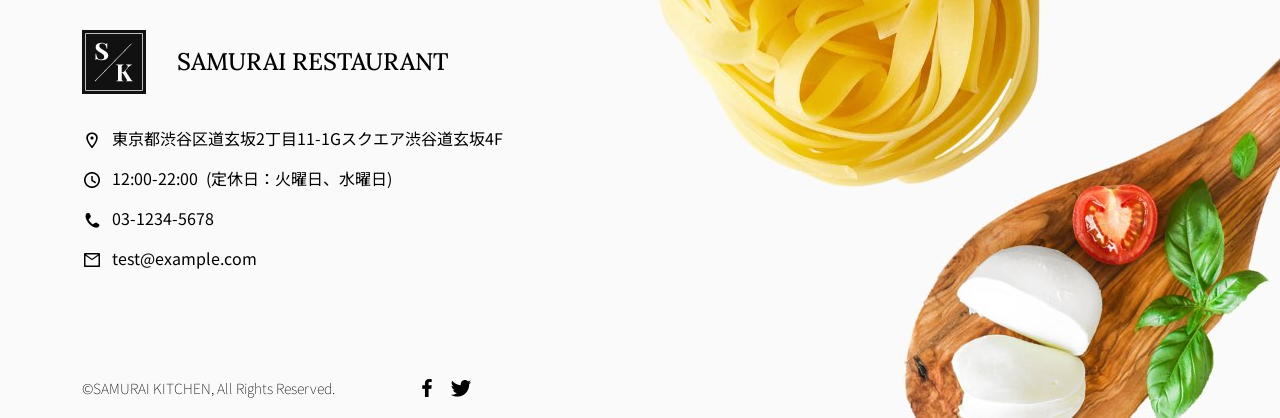
<file: kadai_tutorial_output/index.html>
<!doctype html>
<html lang="ja">

<head>
  <meta charset="utf-8">
  <!-- マルチデバイス対応 -->
  <meta name="viewport" content="width=device-width, initial-scale=1">
  <meta name="description" content="">
  <meta name="author" content="SAMURAI ENGINEER">
  <title>SAMURAI XD_HTML教材</title>
  
  <!-- 先にBootstrapのCSSの読み込み -->
  <!--  bootstrap.min.cssの読み込み -->  
  <link href="https://cdn.jsdelivr.net/npm/bootstrap@5.0.0-beta1/dist/css/bootstrap.min.css" rel="stylesheet"
    integrity="sha384-giJF6kkoqNQ00vy+HMDP7azOuL0xtbfIcaT9wjKHr8RbDVddVHyTfAAsrekwKmP1" crossorigin="anonymous">
  <!--  bootstrap.bundle.min.jsの読み込み -->
  <!-- BootstrapのJavascriptライブラリの読み込み -->
  <script src="https://cdn.jsdelivr.net/npm/bootstrap@5.0.0-beta1/dist/js/bootstrap.bundle.min.js"
    integrity="sha384-ygbV9kiqUc6oa4msXn9868pTtWMgiQaeYH7/t7LECLbyPA2x65Kgf80OJFdroafW" crossorigin="anonymous" defer>
  </script>

  <!-- Google Font読み込み -->
  <link rel="preconnect" href="https://fonts.gstatic.com">
  <link href="https://fonts.googleapis.com/css2?family=Lora&display=swap" rel="stylesheet">
  <link href="https://fonts.googleapis.com/css2?family=Noto+Sans+JP:wght@300&display=swap" rel="stylesheet">
  <!-- Font Awesome -->
  <link rel="stylesheet" href="https://use.fontawesome.com/releases/v5.1.0/css/all.css"
    integrity="sha384-lKuwvrZot6UHsBSfcMvOkWwlCMgc0TaWr+30HWe3a4ltaBwTZhyTEggF5tJv8tbt" crossorigin="anonymous">
    <!-- Bootstrapの読み込みのlinkタグよりも後ろに、style.cssを読み込むlinkタグを記述する -->
    <!--今回作成する styles.cssの読み込み -->
  <link href="stylesheet/style.css" rel="stylesheet">
  <!--   -->
</head>

<body>
  <main>
    <!--  ナビゲーションバー開始 -->
    <!-- navbarでナビゲーションバー作成。navbar-expand-lgで画面幅が広いときハンバーガーボタンを非表示 -->
    <nav class="navbar navbar-expand-lg">

      <!-- navbarのコンテナ -->
      <div class="container">
        
        <!-- navbar-brandはロゴ部分。独自クラスの　my_navbar\brandで細かな調整 -->
      <a class="navbar-brand my_navbar_brand">

        <!-- ロゴアイコンの配置。navbar_brand_logoは独自クラス -->
        <img class="img-fluid navbar_brand_logo" src="img/site_logo.png" alt="サイトアイコン"><span>SAMURAI KITCHEN</span>
      </a>

      <!-- nacba-togglerはハンバーガーボタンを表示・非表示にするクラス。 -->
      <div class="navbar-toggler hamburger_menu" data-bs-toggle="collapse" data-bs-target="#navbarNav"
      aria-controls="navbarNav" aria-expanded="false" aria-label="Toggle navigation">
      <input type="checkbox" id="hamburger_btn_check">
      <label for="hamburger_btn_check" class="hamburger_btn">
        <img class="btn_open" src="img/button_open.png" alt="ナビゲーションバーのボタン">
        <img class="btn_close" src="img/button_close.png" alt="ナビゲーションバーのボタン">
      </label>
    </div>

    <!-- これ以降がナビゲーションメニュー部分 -->
    <div class="collapse navbar-collapse justify-content-end" id="navbarNav">
      <ul class="navbar-nav">
        <li class="nav-item px-2">
          <a class="nav-link my_nav_link my-2" aria-current="page" href="#">HOME</a>
        </li>
        <li class="nav-item px-2">
          <a class="nav-link my_nav_link my-2" href="#about">ABOUT US</a>
        </li>
        
        <li class="nav-item px-2">
          <a class="nav-link my_nav_link my-2" href="#gallery">GALLERY</a>
        </li>

        <li class="nav-item px-2">
          <a class="nav-link my_nav_link my-2" href="#menu">MENU</a>
        </li>

        <li class="nav-item px-2">
          <a class="nav-link my_nav_link my-2" href="#review">CUSTOMER REVIEWS</a>
        </li>

        <li class="nav-item px-2">
          <a class="nav-link my_nav_link my-2" href="#chef">CHEF</a>
        </li>

        <li class="nav-item px-2">
          <a class="nav-link my_nav_link my-2" href="#access">ACCESS</a>
        </li>
      </ul>
    </div>
  </div>
    </nav>
    <!--  ナビゲーションバー終了 -->

    <!--  カルーセル開始 -->
    <!-- idのmyCarouselはインジケーター部分のdata-bs-targetと紐づく必要がある。mb-5で下方向に余白を追加。 -->
    <div id="myCarousel" class="carousel slide mb-5" data-bs-ride="carousel">

      <!-- インジケータ部分 　（olは番号付き箇条書き）-->
      <ol class="carousel-indicators">
        <!-- この個所と前述のidは紐づいている。data-bs-slide-toの番号がカルーセルの順番 -->
        <li data-bs-target="#myCarousel" data-bs-slide-to="0" class="active"></li>
        <li data-bs-target="#myCarousel" data-bs-slide-to="1"></li>
        <li data-bs-target="#myCarousel" data-bs-slide-to="2"></li>
      </ol>

      <!-- carousel-inner:カルーセルのキャプションと背景画像の部分。現在は1枚目だけ表示-->
      <div class="carousel-inner">
        <div class="carousel-item active">
          <img src="img/slider-1.jpg" alt="SAMURAI KITCHEN-1">
          <div class="carousel-caption">
            <!-- 独自クラスで位置とフォントを変更 -->
            <h1 class="my_carousel_caption">
              Welcome to<br>
              SAMURAI KITCHEN
            </h1>
          </div>
        </div>

        <!-- カルーセル2枚目 -->
        <div class="carousel-item">
          <img src="img/slider-2.jpg" alt="サンプル画像">
          <div class="carousel-caption">
            <h1 class="my_carousel_caption">
              The fabulous combination of&nbsp;wine&nbsp;and&nbsp;food
            </h1>
          </div>
        </div>

        <!-- カルーセル3枚目 -->
        <div class="carousel-item">
          <img src="img/slider-3.jpg" alt="サンプル画像">
          <div class="carousel-caption">
            <h1 class="my_carousel_caption">Get the Italian taste<br>
            at the SAMURAI&nbsp;KITCHEN
          </h1>
          </div>
        </div>
        </div>
      

      <!-- コントロールボタン左 -->
      <a class="carousel-control-prev" href="#myCarousel" role="button" data-bs-slide="prev">
        <span class="carousel-control-prev-icon" aria-hidden="true"></span>
        <span class="visually-hidden">Previous</span>
      </a>

      <!-- コントロールボタン右側 -->
      <a class="carousel-control-next" href="#myCarousel" role="button" data-bs-slide="next">
        <span class="carousel-control-next-icon" aria-hidden="true"></span>
        <span class="visually-hidden">Next</span>
      </a>
    </div>

    <!--  カルーセル終了 -->

    <!--  アバウトセクション開始 -->
    <section class="about_us_bg" id="about">
      <!-- コンテンツの中央揃え。上下方向にパディングサイズ５、下方向にマージンサイズ５ -->
      <div class="container py-5 mb-5">

        <!-- rowクラス（行） -->
        <div class="row">
          <!-- 左側カラム（6/12分割） -->
          <div class="col-lg-6 text-left">
            <!-- 上下方向にパディングサイズ５ -->
            <div class="py-5">
              <!-- 下方向にマージンサイズ５-->
              <h2 class="section_title about mb-5">
                ABOUT US
              </h2>
              <!-- 下方向にマージンサイズ２ -->
              <p class="mb-2">
                本場イタリアンの味を追求し、厳選した国産食材を使用。<br>
                オーガニック野菜、熟成させた自家製プロシュート、<br>
                毎朝仕込むピザ生地など、あらゆる食材へのこだわり。<br>
              </p>

              <!-- 下方向にマージンサイズ２ -->
              <p class="mb-2">
                料理に合うワインもイタリア産のものから国産のものまでラインナップ豊富。<br>
              </p>

              <!-- 下方向にマージンサイズ２ -->
              <p class="mb-2">
                イタリアのワインの名産地「ピエモンテ州」「ヴェネト州」で生産された<br>
                ワインを取り揃え、上品な味わいをお愉しみいただけます。<br>
              </p>
            </div>
          </div>

          <!-- 右側カラム(6/12分割) -->
          <div class="col-lg-6">

            <!-- 画像を配置 -->
            <img src="img/img-about-us.png" class="img-fluid" alt="pizza">
          </div>
        </div>
      </div>

    </section>
    <!--  アバウトセクション終了 -->

    <!--  ギャラリーセクション開始 -->
    <section id="gallery">
      <div class="container mb-5">
        <h2 class="mb-3 section_title gallery text-center">GALLERY</h2>
        <p class="text-center mb-5">
          上品な大人の空間で素敵なひと時を
        </p>

        <div class="row">
          <div class="col-6 col-lg-3 mb-4 d-flex justify-content-center">
            <img class="img-fluid" src="img/gallery-1.jpg" alt="サンプル画像">
          </div>

          <div class="col-6 col-lg-3 mb-4 d-flex justify-content-center">
            <img class="img-fluid" src="img/gallery-2.jpg" alt="サンプル画像">
          </div>

          <div class="col-6 col-lg-3 mb-4 d-flex justify-content-center">
            <img class="img-fluid" src="img/gallery-3.jpg" alt="サンプル画像">
          </div>

          <div class="col-6 col-lg-3 mb-4 d-flex justify-content-center">
            <img class="img-fluid" src="img/gallery-4.jpg" alt="サンプル画像">
          </div>

          <div class="col-6 col-lg-3 mb-4 d-flex justify-content-center">
            <img class="img-fluid" src="img/gallery-5.jpg" alt="サンプル画像">
          </div>

          <div class="col-6 col-lg-3 mb-4 d-flex justify-content-center">
            <img class="img-fluid" src="img/gallery-6.jpg" alt="サンプル画像">
          </div>

          <div class="col-6 col-lg-3 mb-4 d-flex justify-content-center">
            <img class="img-fluid" src="img/gallery-7.jpg" alt="サンプル画像">
          </div>

          <div class="col-6 col-lg-3 mb-4 d-flex justify-content-center">
            <img class="img-fluid" src="img/gallery-8.jpg" alt="サンプル画像">
          </div>

        </div>
      </div>

    </section>
    <!--  ギャラリーセクション終了 -->

    <!--  メニューセクション -->
    <section id="menu">
      <!-- タイトル文字部分のコンテナ -->
      <div class="container">
        <div class="row">
          <div class="col-lg-12">

            <!-- タイトル文字 -->
            <h2 class="section_title menu text-center mb-5">MENU</h2>
          </div>
        </div>
      </div>

      <!-- メニュー部分のコンテナ -->
       <!-- 下方向にマージン５ -->
      <div class="container mb-5">
        <div class="row">

        
        <!-- 左側メニュー -->
        <div class="col-12 col-lg-6">

          <!-- さらに子要素を5：7で分割 -->
          <!-- カラムの間のパディングをなくす。下方向にマージン４ -->
          <div class="row g-0 mb-4">
            <!-- 画面中央揃え -->
            <div class="col-12 col-lg-5 text-center">

              <!-- 左側メニュー画像部分 -->
              <!-- 画像がカラムをはみ出ないようにする -->
              <img src="img/margherita.png" class="img-fluid" alt="マルゲリータ">
            </div>

            <!-- 右側テキスト部分 -->
            <!-- 全体的にパディング4 -->
            <div class="col-12 col-lg-7 p-4">
              <!-- 下方向にマージン0　文字を小さくするmenu_title独自クラスを追加 -->
              <h4 class="mb-0 menu_title">マルゲリータ</h4>
              <!-- 縦方向中央ぞろえ -->
              <p class="my-auto">彩り鮮やかなトマトチーズバジルに、食欲がそそられるピザ。石窯で直火で焼き上げ、サクサクで香ばしい、フチとモチモチの生地の食感が楽しめる、一皿。</p>
              <!-- フォントを変更する独自クラスを追加 -->
              <p class="menu_price">¥1,600</p>
            </div>
          </div>
        </div>

        <!-- 右側部分メニュー。上記と同じ内容なのでコメント省略 -->
        <div class="col-12 col-lg-6">
          <div class="row g-0 mb-4">
            <div class="col-12 col-lg-5 text-center">
              <img src="img/steak.png" class="img-fluid" alt="フィオレンティーナステーキ">
            </div>
            <div class="col-12 col-lg-7 p4">
              <h4 class="mb-0 menu_title">フィオレンティーナステーキ</h4>
              <p class="my-auto">生後12か月以下の牛の肩ロースを分厚く切り、味付けはシンプルに塩・胡椒で、炭火でカリッと焼き上げたステーキ。香ばしく食べ応え十分なひと皿。</p>
              <p class="menu_price">¥2,200</p>
            </div>
          </div>
        </div>

                <!-- 左側メニュー -->
                <div class="col-12 col-lg-6">
                  <div class="row g-0 mb-4">
                    <div class="col-12 col-lg-5 text-center">
                      <img src="img/pescatore.png" class="img-fluid" alt="ペスカトーレ">
                    </div>
                    <div class="col-12 col-lg-7 p-4">
                      <h4 class="mb-0 menu_title">ペスカトーレ</h4>
                      <p class="my-auto">貝・海老・魚の魚介をたっぷりと使ったトマトソースのパスタ。にんにく、白ワインをベースに、トマトの酸味と魚介の旨みでコクのあるスープが味わえるひと皿。</p>
                      <p class="menu_price">¥1,400</p>
                    </div>
                  </div>
                </div>
        
                <!-- 右側部分メニュー。上記と同じ内容なのでコメント省略 -->
                <div class="col-12 col-lg-6">
                  <div class="row g-0 mb-4">
                    <div class="col-12 col-lg-5 text-center">
                      <img src="img/carbonara.png" class="img-fluid" alt="カルボナーラ">
                    </div>
                    <div class="col-12 col-lg-7 p-4">
                      <h4 class="mb-0 menu_title">カルボナーラ</h4>
                      <p class="my-auto">豚肉の塩漬けのパンチェッタ、鶏卵、黒胡椒、粉チーズを使用したパスタ料理。濃厚な卵とチーズにパンチェッタの塩味の利いたひと皿。</p>
                      <p class="menu_price">¥1,400</p>
                    </div>
                  </div>
                </div>

                <div class="col-12 col-lg-6">
                  <div class="row g-0 mb-4">
                    <div class="col-12 col-lg-5 text-center">
                      <img src="img/amatriciana.png" class="img-fluid" alt="アマトリチャーナ">
                    </div>
                    <div class="col-12 col-lg-7 p-4">
                      <h4 class="mb-0 menu_title">アマトリチャーナ</h4>
                      <p class="my-auto">豚肉の塩漬けのパンチェッタと、玉ねぎとトマトを使用したパスタ料理。パンチェッタの塩味とトマトの酸味のバランスが絶妙なひと皿。</p>
                      <p class="menu_price">¥1,400</p>
                    </div>
                  </div>
                </div>
                
                <div class="col-12 col-lg-6">
                  <div class="row g-0 mb-4">
                    <div class="col-12 col-lg-5 text-center">
                      <img src="img/acqua-pazza.png" class="img-fluid" alt="アクアパッツァ">
                    </div>
                    <div class="col-12 col-lg-7 p-4">
                      <h4 class="mb-0 menu_title">アクアパッツァ</h4>
                      <p class="my-auto">タイやアサリなどの魚介類に、トマトやオリーブオイル、にんにくなどを煮込んだパスタ料理。白ワインのソースに溶け込んだ魚介類の旨みがいっぱいのひと皿。</p>
                      <p class="menu_price">¥2,000</p>
                    </div>
                  </div>
                </div>

              <div class="col-12 col-lg-6">
                <div class="row g-0 mb-4">
                  <div class="col-12 col-lg-5 text-center">
                    <img src="img/bagna-cauda.png" class="img-fluid" alt="バーニャカウダ">
                  </div>
                  <div class="col-12 col-lg-7 p-4">
                    <h4 class="mb-0 menu_title">バーニャカウダ</h4>
                    <p class="my-auto">旬の野菜が満載の野菜料理。チーズ、オリーブオイル、バルサミコ酢をベースにした３種の自家製ソースでお好みに合わせて召し上がれるひと皿。</p>
                    <p class="menu_price">¥1,000</p>
                  </div>
                </div>
              </div>

              <div class="col-12 col-lg-6">
                <div class="row g-0 mb-4">
                  <div class="col-12 col-lg-5 text-center">
                    <img src="img/gelato.png" class="img-fluid" alt="ジェラート">
                  </div>
                  <div class="col-12 col-lg-7 p-4">
                    <h4 class="mb-0 enu_title">ジェラート</h4>
                    <p class="my-auto">濃厚な牛乳をベースにしたものから、果肉と果汁が満載のフルーツをベースにしたものまで取り揃えたイタリアのアイス。冷たくて甘いひと皿。</p>
                    <p class="menu_price">¥800</p>
                  </div>
                </div>
              </div>
        </div>
      </div>
    </section>
    <!--  メニューセクション終了 -->

    <!--  レビューセクション開始 -->
    <section id="review">

      <!-- review_wrapperで背景画像を設定する -->
      <div class="review_wrapper">

        <!-- containerの部分 -->
        <div class="container py-5 mb-5">

          <!-- 中央揃えでタイトルを表示 -->
          <div class="text-center mb-5">
            <h2 class="section_title review text-center text-white">CUSTOMER REVIEWS</h2>
          </div>

          <!-- rowの部分：左右のカラムを中央揃え -->
          <div class="row pb-5 justify-content-center">

            <!-- 左側カラム -->
            <div class="col-12 col-lg-5 mt-3">

              <!-- 背景色を白色に設定 -->
              <!-- h-420クラスで白枠の高さを修正します -->
              <div class="bg-white h_420">

                <!-- 内部にパディング４ -->
                <div class="p-4">

                  <!-- 顔写真と年齢などのテキストはd-flexで横並びにする　中央揃え -->
                  <div class="d-flex align-items-center">
                    <!-- お客様の画像を配置 -->
                    <!-- reviwer_imgクラスで画像サイズを変更します -->
                    <img src="img/customer-woman.png" class="reviewer_img" alt="サンプル画像">
                  <div>
                  <!-- お客様情報のテキスト -->
                  <p class="my-0">40代/女性</p>
                  <p class="my-0">夫婦でご来店</p>
                </div>
              </div>

              <div class="my-3">
                <!-- 星の画像を表示 -->
                <!-- star-imgクラスで画像サイズを変更 -->
                <img src="img/star-point.png" class="star_img" alt="star">
                <img src="img/star-point.png" class="star_img" alt="star">
                <img src="img/star-point.png" class="star_img" alt="star">
                <img src="img/star-point.png" class="star_img" alt="star">
                <img src="img/star-point.png" class="star_img" alt="star">
              </div>

              <!-- レビュータイトル -->
              <h5>親切で丁寧なご提案</h5>
              <!-- レビュー内容 -->
              <p>
                ディナーに来た際にワインを選ぶのに悩んでいたら、注文する料理に合ったオススメのワインを教えてもらえて、ワインのテイスティングまでさせてもらえたのでとても嬉しかったです。次はワインを選んでからオススメの料理を聞いてみようと思います。
              </p>

              <!-- 黄色ボタンを配置 -->
              <button type="button" class="btn btn-warning shadow fix_bottom">詳細</button>
            </div>
          </div>
        </div>

        <!-- 右側カラム -->
        <div class="col-12 col-lg-5 mt-3">
          <div class="bg-white h_420">
            <div class="p-4">
              <div class="d-flex align-items-center">
                <img src="img/customer-man.png" class="reviewer_img" alt="サンプル画像">
              <div>
              <p class="my-0">30代/男性</p>
              <p class="my-0">パートナーとご来店</p>
            </div>
          </div>
          <div class="my-3">
            <img src="img/star-point.png" class="star_img" alt="star">
            <img src="img/star-point.png" class="star_img" alt="star">
            <img src="img/star-point.png" class="star_img" alt="star">
            <img src="img/star-point.png" class="star_img" alt="star">
            <img src="img/star-no-point.png" class="star_img" alt="no-star">
          </div>
          <h5>素敵な時間と思い出</h5>
          <p>
            パートナーとのアニバーサリーにこちらのお店を選んで正解でした。店内の雰囲気も落ち着いていて上品で、事前に予約した際に打ち合わせしたサプライズが成功したあとに、さらにお店からもサプライズをいただけて、とても素敵な思い出になりました。
          </p>
          <button type="button" class="btn btn-warning shadow fix_bottom">詳細</button>
      </div>
      </div>
      </div>
      </div>
      </div>
      </div>
    </section>
    <!--  レビューセクション終了 -->

    <!--  アクセスセクション開始 -->
    <section id="access">
      <div class="container">
        <div class="row">
          <div class="col-lg-12 text-center mb-5">
            <h2 class="section_title text-center access mb-5">ACCESS</h2>
          <p>JR山手線　渋谷駅より徒歩3分、店舗に隣接した駐車場があります。</p>
        </div>
      </div>
    </div>

    <div class="container mb-5 px-2">
      <!-- この部分にマップを配置 -->
      MAP
      <iframe
      src="https://www.google.com/maps/embed?pb=!1m18!1m12!1m3!1d12967.114087343349!2d139.687349334065!3d35.657827993593834!2m3!1f0!2f0!3f0!3m2!1i1024!2i768!4f1.1!3m3!1m2!1s0x6018f5209bb80c49%3A0x7abbc1a9d7d575eb!2z5qCq5byP5Lya56S-5L6N!5e0!3m2!1sja!2sjp!4v1623882550231!5m2!1sja!2sjp"
      class="w-100" style="height: 50vh;" loading="lazy"></iframe>

  </div>
</section>
<!-- アクセスセクション終了 -->

    </div>

    </section>
    <!--  アクセスセクション終了 -->


    <!--  フッター開始 -->
    <footer id="footer">
      <div class="container">
        <div class="row">

          <!-- 2カラムに分けたレイアウトの左側カラム -->
          <!-- 親要素にposition-relativeを設定 -->
          <div class="col-12 col-lg-6 position-relative">

          <!-- 2カラムに分けたレイアウトの左側カラム -->
          <div class="row pt-5">

            <!-- 画面をさらに2：10に分割 -->
            <!-- ここは2：10の2の部分 -->
            <div class="col-lg-2 text-center my-3">

              <!-- サイトロゴ -->
              <!-- 独自クラスを追加 -->
              <img class="img-fluid footer_brand_logo" src="img/site_logo.png" alt="サンプル画像">
            </div>

            <!-- ここは2:10の10の部分 -->
            <div class="col-lg-10 align-self-center my-3">
              <!-- タイトル文字  -->
              <!-- 独自クラスを追加したフォント等を変更 -->
              <h2 class="m-0 footer_text">SAMURAI RESTAURANT</h2>
            </div>
          </div>

          <!-- 営業時間等のテキストを追加 -->
          <div class="restaurant_info py-3">
            <div class="d-flex mb-3">
              <img src="img/icon-Marker.png" alt="marker">
              <p class="p-0 m-0">東京都渋谷区道玄坂2丁目11-1Gスクエア渋谷道玄坂4F</p>
            </div>
            <div class="d-flex mb-3">
              <img src="img/icon-Clock.png" alt="clock">
              <p class="p-0 m-0">12:00-22:00&nbsp;&nbsp;(定休日：火曜日、水曜日)</p>
            </div>
            <div class="d-flex mb-3">
              <img src="img/icon-Phone.png" alt="phone">
              <p class="p-o m-0">03-1234-5678</p>
            </div>
            <div class="d-flex mb-3">
              <img src="img/icon-Mail.png" alt="mail">
              <p class="p-0 m-0">test@example.com</p>
            </div>
          </div>

          <!-- コピーライトを追加 -->
          <!-- copy_rightクラスでabsoluteを設定。align-items-centerで上下中央揃え。 -->
          <div class="copy_right align-items-center">
            <p>
              ©SAMURAI KITCHEN, All Rights Reserved.
            </p>

            <!-- snsアイコンを表示 -->
            <!-- snsアイコンに独自クラスsns_imgを追加 -->
            <img src="img/icon-facebook.png" class="sns_img" alt="facebook">
            <!-- snsアイコンに独自クラスsns_imgを追加 -->
            <img src="img/icon-twitter.png" class="sns_img" alt="twitter">
          </div>
        </div>

        <!-- 2カラムに分けたレイアウトの右側カラム -->        
        <div class="col-12 col-lg-6 d-none d-lg-block">
          <!-- 背景画像を表示 -->
          <img src="img/background-footer.jpg" alt="背景画像">
        </div>
      </div>
      </div>
      

    </footer>
    <!--  フッター終了 -->
  </main>
</body>

</html>
</file>
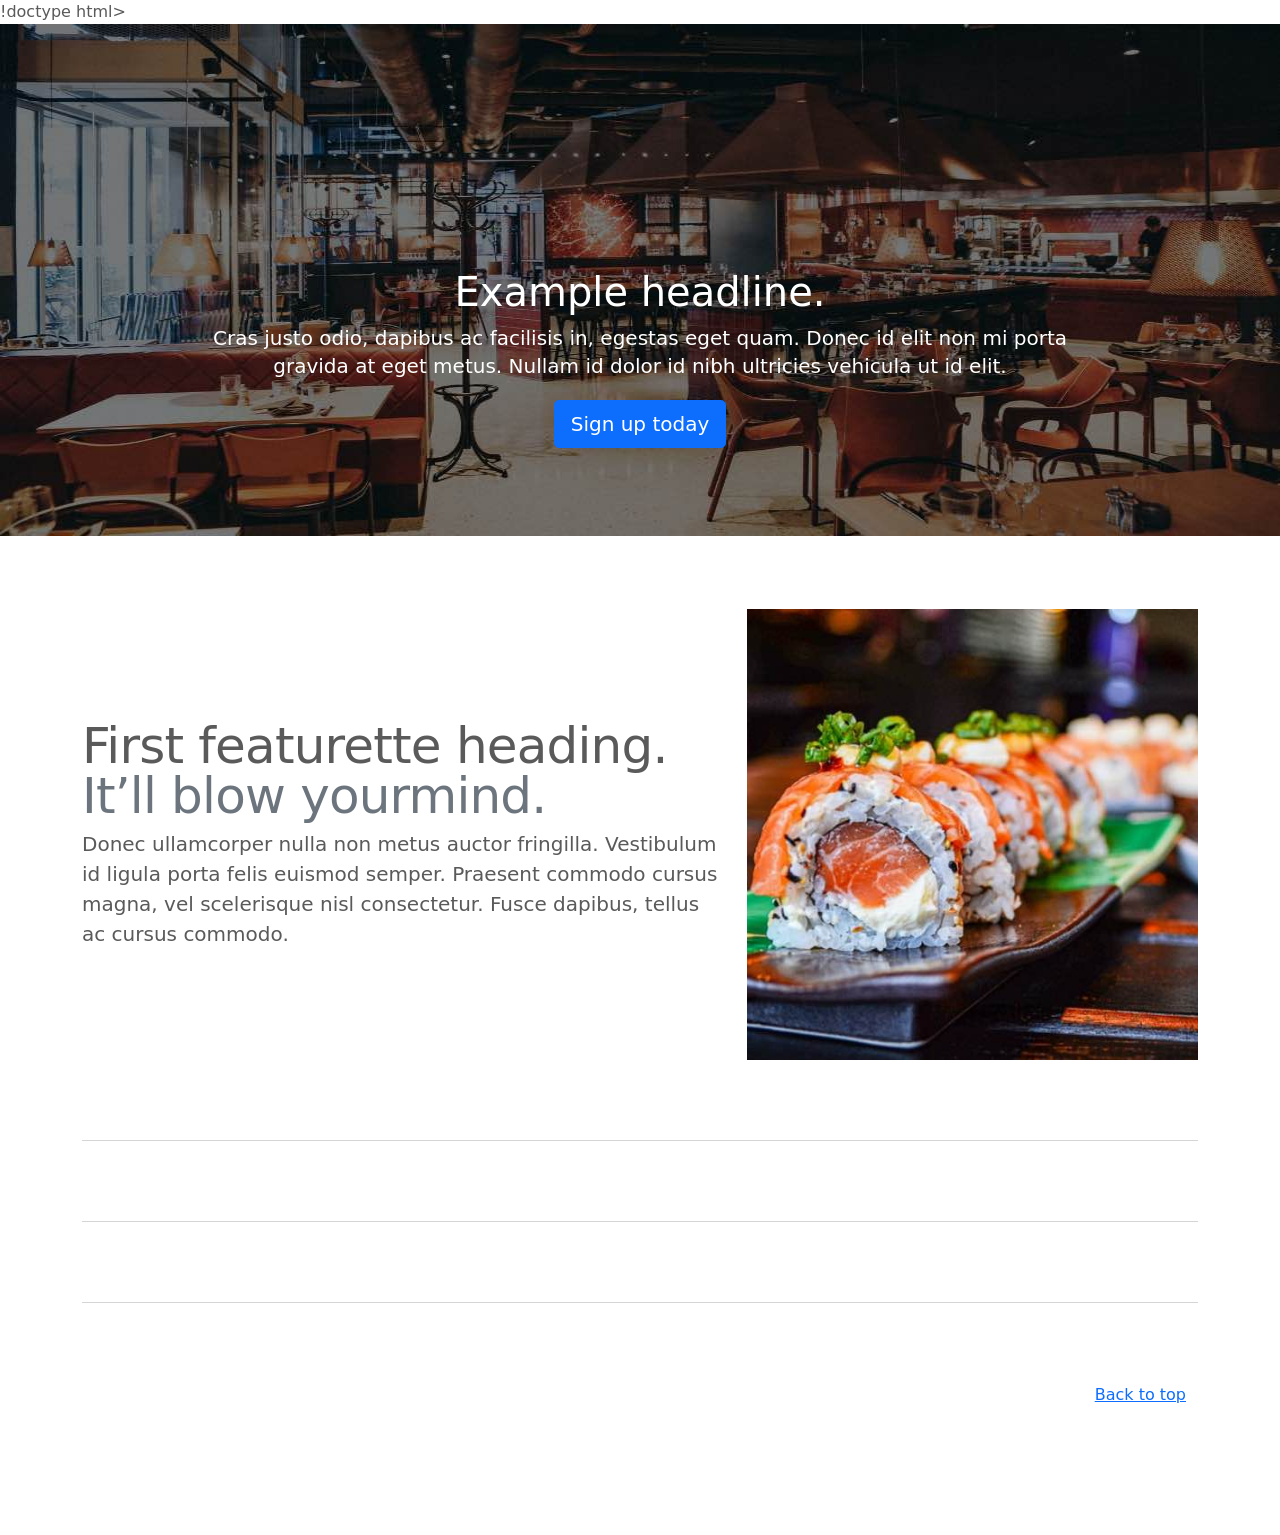
<file: kadai_003/index_for_student.html>
!doctype html>
<html lang="en">
  <head>
    <meta charset="utf-8">
    <meta name="viewport" content="width=device-width, initial-scale=1">
    <meta name="description" content="">
    <meta name="author" content="Mark Otto, Jacob Thornton, and Bootstrap contributors">
    <meta name="generator" content="Hugo 0.79.0">
    <title>Carousel Template · Bootstrap v5.0</title>
    <link rel="canonical" href="https://getbootstrap.com/docs/5.0/examples/carousel/">
    <!-- ************************************************ bootstrap.min.cssの読み込み -->
    <link href="dist/css/bootstrap.min.css" rel="stylesheet">
    <!-- ************************************************ carousel.cssの読み込み -->
    <link href="carousel.css" rel="stylesheet">
    <!-- ************************************************ bootstrap.bundle.min.jsの読み込み -->
    <script src="dist/js/bootstrap.bundle.min.js" defer></script>
  </head>
  <body>
    <main>
      <!-- ************************************************ カールセル開始 -->
      <!-- <div id="myCarousel" class="carousel slide" data-bs-ride="carousel"> -->
      <div id="myCarousel" class="carousel slide carousel-fade" data-bs-ride="carousel">
     <div class="carousel-inner">
       <div class="carousel-item active">
         <img src="img/top_1.jpg" alt="サンプル画像1">
         <div class="container">
           <div class="carousel-caption">
             <h1>Example headline.</h1>
             <p>Cras justo odio, dapibus ac facilisis in, egestas eget quam. Donec id elit non mi porta gravida at eget
               metus. Nullam id dolor id nibh ultricies vehicula ut id elit.</p>
             <p><a class="btn btn-lg btn-primary" href="#" role="button">Sign up today</a></p>
           </div>
         </div>
       </div>
       <div class="carousel-item">
         <img src="img/top_2.jpg" alt="サンプル画像2">
         <div class="container">
           <div class="carousel-caption">
             <h1>Example headline.</h1>
             <p>Cras justo odio, dapibus ac facilisis in, egestas eget quam. Donec id elit non mi porta gravida at eget
               metus. Nullam id dolor id nibh ultricies vehicula ut id elit.</p>
             <p><a class="btn btn-lg btn-primary" href="#" role="button">Sign up today</a></p>
           </div>
         </div>
       </div>
       <div class="carousel-item">
         <img src="img/top_3.jpg" alt="サンプル画像3">
         <div class="container">
           <div class="carousel-caption">
             <h1>Example headline.</h1>
             <p>Cras justo odio, dapibus ac facilisis in, egestas eget quam. Donec id elit non mi porta gravida at eget
               metus. Nullam id dolor id nibh ultricies vehicula ut id elit.</p>
             <p><a class="btn btn-lg btn-primary" href="#" role="button">Sign up today</a></p>
           </div>
         </div>
       </div>
      <!-- ************************************************ カールセル終了 -->
      <!-- <div class="container marketing"> -->
      <div class="container marketing">
        <!-- <div class="row"> -->
        <div class="row">
          <!-- <div class="col-lg-4"> -->
          <div class="col-lg-4">
            <img src="img/cake.jpg" class="rounded-circle" alt="サンプル画像2">
            <h2>Heading</h2>
            <p>Donec sed odio dui. Etiam porta sem malesuada magna mollis euismod. Nullam id dolor id nibh ultricies
              vehicula ut id elit. Morbi leo risus, porta ac consectetur ac, vestibulum at eros. Praesent commodo cursus
              magna.</p>
            <!-- <p><a class="btn btn-secondary" href="#" role="button">View details &raquo;</a></p> -->
            <p><a class="btn btn-secondary" href="#" role="button">View details &raquo;</a></p>
          </div>
        </div>
        <hr class="featurette-divider">
        <!-- <div class="row"> -->
        <div class="row">
          <!-- <div class="col-md-7"> -->
          <div class="col-md-7">
            <!-- <h2 class="featurette-heading">First featurette heading. <span class="text-muted">It’ll blow yourmind.</span> -->
            <h2 class="featurette-heading">First featurette heading. <span class="text-muted">It’ll blow yourmind.</span></h2>
            <!-- <p class="lead">Donec ullamcorper nulla non metus auctor fringilla. Vestibulum id ligula porta felis
              euismod
              semper. Praesent commodo cursus magna, vel scelerisque nisl consectetur. Fusce dapibus, tellus ac cursus
              commodo.</p> -->
            <p class="lead">
              Donec ullamcorper nulla non metus auctor fringilla. Vestibulum id ligula porta felis
              euismod
              semper. Praesent commodo cursus magna, vel scelerisque nisl consectetur. Fusce dapibus, tellus ac cursus
              commodo.
            </p>
          </div>
          <!-- <div class="col-md-5"> -->
          <div class="col-md-5">
            <!-- <img src="img/sushi.jpg" class="img-fluid" alt=""> -->
            <img src="img/sushi.jpg" class="img-fluid" alt="サンプル画像3">
          </div>
        </div>
        <hr class="featurette-divider">
        <!-- ここにもう一つ左右を反転させたものを作ります。 -->
        <hr class="featurette-divider">
        <!-- ここにもう一つ左右を反転させたものを作ります。 -->
        <hr class="featurette-divider">
        <footer class="container">
          <!-- <p class="float-end"><a href="#">Back to top</a></p> -->
          <p class="float-end"><a href="#">Back to top</a></p>
        </footer>
      </div>
    </main>
  </body>

</html>
</file>
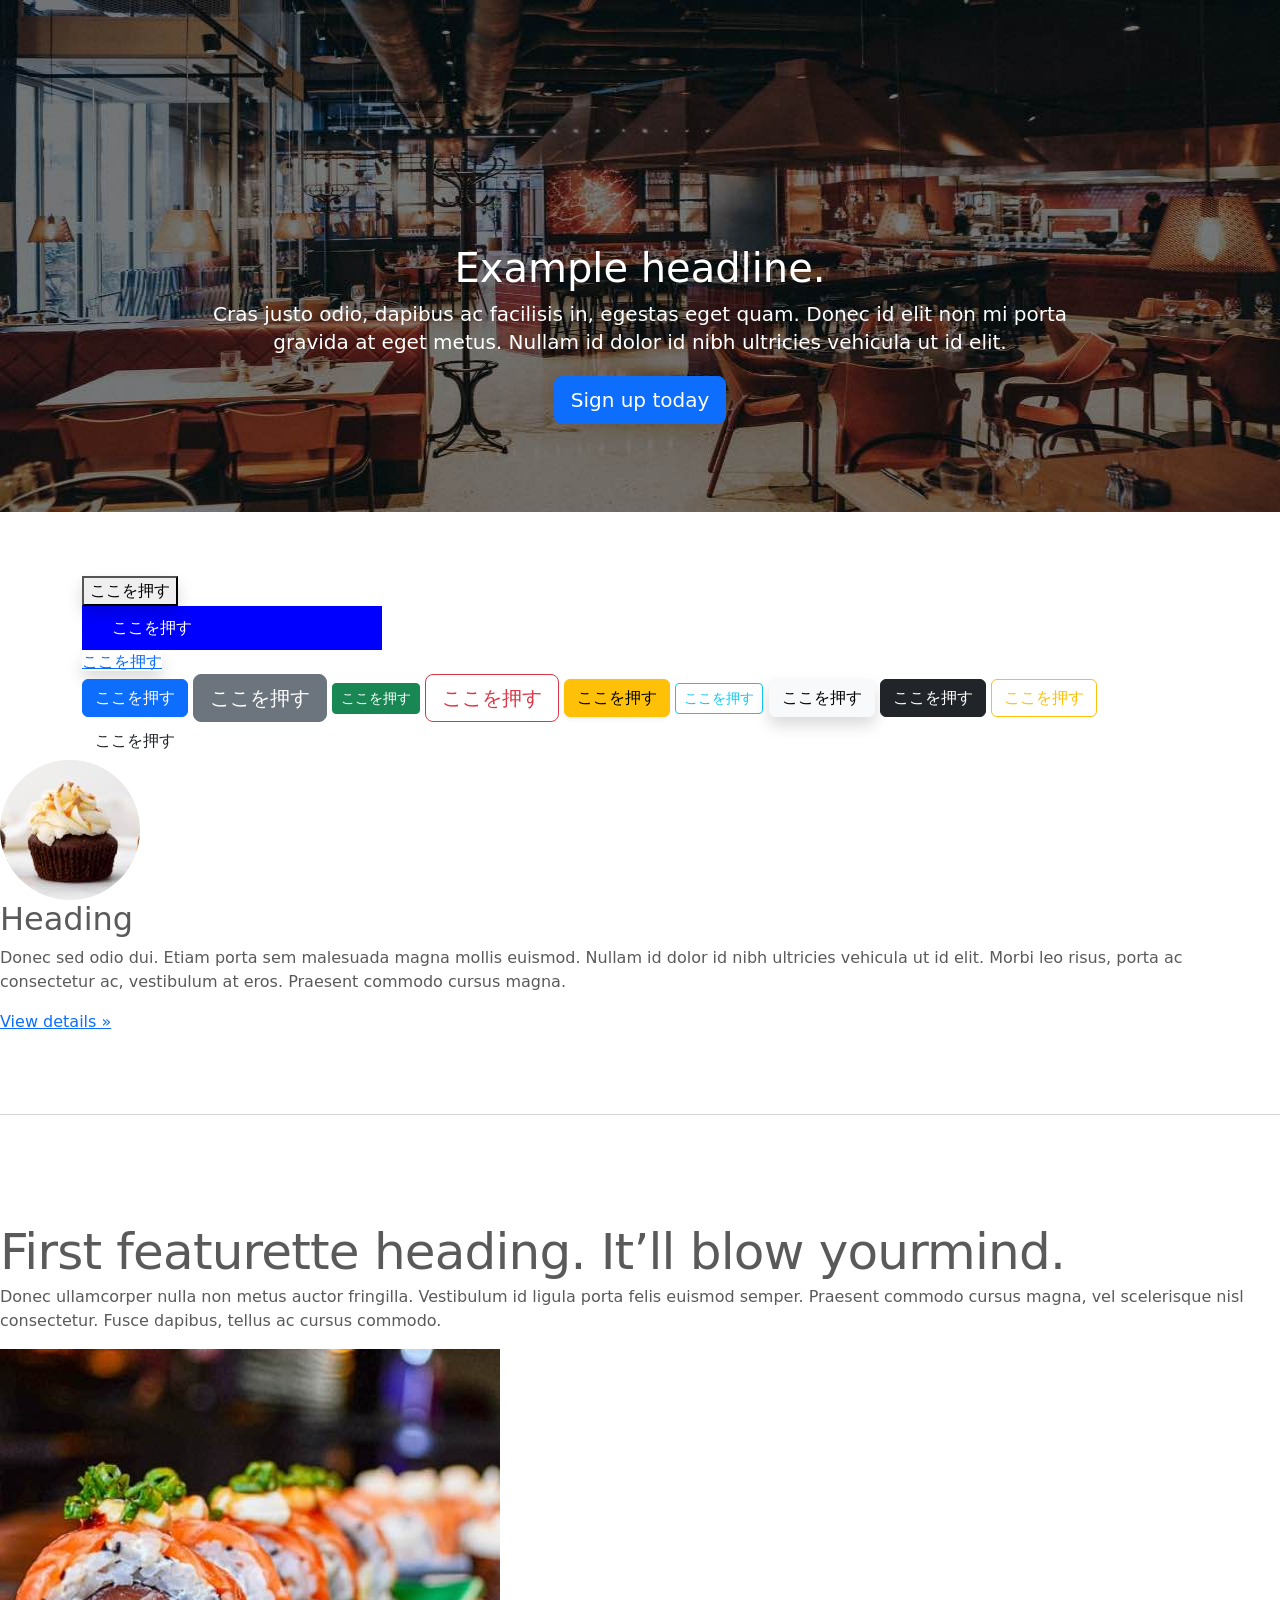
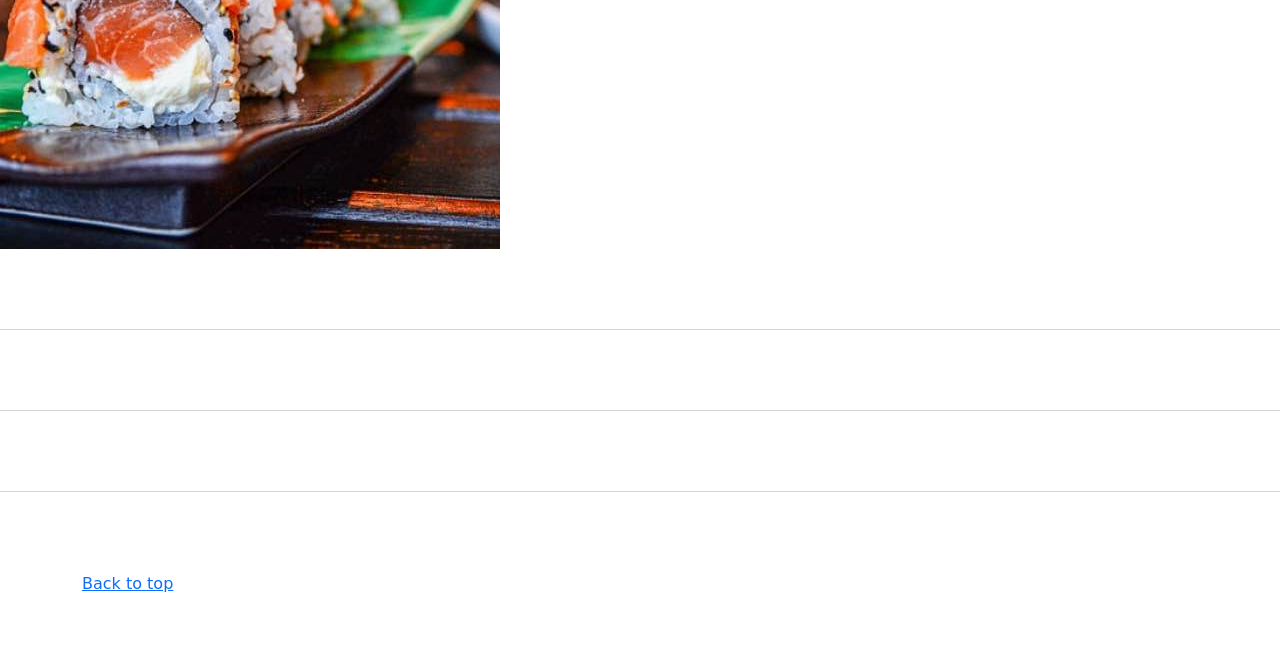
<file: kadai_004/index_for_student.html>
<!doctype html>

<html lang="en">
  <head>
    <meta charset="utf-8">
    <meta name="viewport" content="width=device-width, initial-scale=1">
    <meta name="description" content="">
    <meta name="author" content="Mark Otto, Jacob Thornton, and Bootstrap contributors">
    <meta name="generator" content="Hugo 0.79.0">
    <title>Carousel Template · Bootstrap v5.0</title>
    <link rel="canonical" href="https://getbootstrap.com/docs/5.0/examples/carousel/">
    <!-- ************************************************ bootstrap.min.cssの読み込み -->
<link href="https://cdn.jsdelivr.net/npm/bootstrap@5.0.0-beta1/dist/css/bootstrap.min.css" rel="stylesheet" integrity="sha384-giJF6kkoqNQ00vy+HMDP7azOuL0xtbfIcaT9wjKHr8RbDVddVHyTfAAsrekwKmP1" crossorigin="anonymous">
    <!-- ************************************************ carousel.cssの読み込み -->
    <link href="carousel.css" rel="stylesheet">
    <!-- ************************************************ bootstrap.bundle.min.jsの読み込み -->
 <script src="https://cdn.jsdelivr.net/npm/bootstrap@5.0.0-beta1/dist/js/bootstrap.bundle.min.js" integrity="sha384-ygbV9kiqUc6oa4msXn9868pTtWMgiQaeYH7/t7LECLbyPA2x65Kgf80OJFdroafW" crossorigin="anonymous" defer></script>
  </head>
  <body>
    <main>
      <!-- ************************************************ カールセル開始 -->
      <!-- <div id="myCarousel" class="carousel slide" data-bs-ride="carousel"> -->
      <div id="myCarousel" class="carousel slide carousel-fade" data-bs-ride="carousel">
       <div class="carousel-inner">
        <div class="carousel-item active">
            <img src="img/top_1.jpg" class="d-block w-100" alt="サンプル画像1">
          <div class="container">
            <div class="carousel-caption">
              <h1>Example headline.</h1>
              <p>Cras justo odio, dapibus ac facilisis in, egestas eget quam. Donec id elit non mi porta gravida at eget
                metus. Nullam id dolor id nibh ultricies vehicula ut id elit.</p>
              <p><a class="btn btn-lg btn-primary" href="#" role="button">Sign up today</a></p>
              </div>
            </div>
          </div>

          <!-- <div class="carousel-item active"> -->
          <div class="carousel-item">
            <img src="img/top_2.jpg" class="d-block w-100" alt="サンプル画像2">
            <div class="container">
              <!-- <div class="carousel-caption"> -->
              <div class="carousel-caption">
                <h1>Example headline.</h1>
                <p>Cras justo odio, dapibus ac facilisis in, egestas eget quam. Donec id elit non mi porta gravida at eget
                  metus. Nullam id dolor id nibh ultricies vehicula ut id elit.</p>
                <!-- <p><a class="btn btn-lg btn-primary" href="#" role="button">Sign up today</a></p> -->
                <p><a class="btn btn-lg btn-primary" href="#" role="button">Sign up today</a></p>
              </div>
            </div>
          </div>
          <!-- <div class="carousel-item active"> -->
          <div class="carousel-item">
            <img src="img/top_3.jpg" class="d-block w-100" alt="サンプル画像3">
            <div class="container">
              <!-- <div class="carousel-caption"> -->
              <div class="carousel-caption">
                <h1>Example headline.</h1>
                <p>Cras justo odio, dapibus ac facilisis in, egestas eget quam. Donec id elit non mi porta gravida at eget
                  metus. Nullam id dolor id nibh ultricies vehicula ut id elit.</p>
                <!-- <p><a class="btn btn-lg btn-primary" href="#" role="button">Sign up today</a></p> -->
                <p><a class="btn btn-lg btn-primary" href="#" role="button">Sign up today</a></p>
              </div>
            </div>
          </div>
        </div>
      </div>
      <!-- ************************************************ カールセル終了 -->
      <div class="container">
      <style>
        .button-test {
          /* パディング(余白)上下方向10px 左右方向30px */
            padding: 10px 30px;
            /* ボタンの幅 300px */
            width: 300px;
            /* 背景色 青 */
            background-color: blue;
            /* フォント色 白 */
            color: white;
          }
      </style>

        <!-- buttonテスト -->
        <button class="btn-primary btn-lg shadow">ここを押す</button>
          <div class="button-test">ここを押す</div>

        <a href="" class="btn-info btn-sm shadow">ここを押す</a>
        <br>
        <!-- ここから追加部分 -->      
        <button type="button" class="btn btn-primary">ここを押す</button>
        <button type="button" class="btn btn-secondary btn-lg">ここを押す</button>
        <button type="button" class="btn btn-success btn-sm">ここを押す</button>
        <button type="button" class="btn btn-outline-danger btn-lg">ここを押す</button>
        <button type="button" class="btn btn-warning shadow-sm">ここを押す</button>
        <button type="button" class="btn btn-outline-info btn-sm">ここを押す</button>
        <button type="button" class="btn btn-light shadow">ここを押す</button>
        <button type="button" class="btn btn-dark shadow-none">ここを押す</button>
        <button type="button" class="btn btn-outline-warning">ここを押す</button>
        <button type="button" class="btn btn-outline-link">ここを押す</button>
        <!-- ここまで -->
      </div>

      <!-- <div class="container marketing"> -->
      <div class="">
        <!-- <div class="row"> -->
        <div class="">
          <!-- <div class="col-lg-4"> -->
          <div class="">
            <img src="img/cake.jpg" class="rounded-circle" alt="サンプル画像2">
            <h2>Heading</h2>
            <p>Donec sed odio dui. Etiam porta sem malesuada magna mollis euismod. Nullam id dolor id nibh ultricies
              vehicula ut id elit. Morbi leo risus, porta ac consectetur ac, vestibulum at eros. Praesent commodo cursus
              magna.</p>
            <!-- <p><a class="btn btn-secondary" href="#" role="button">View details &raquo;</a></p> -->
            <p><a class="" href="#" role="button">View details &raquo;</a></p>
          </div>
        </div>
        <hr class="featurette-divider">
        <!-- <div class="row"> -->
        <div class="">
          <!-- <div class="col-md-7"> -->
          <div class="">
            <!-- <h2 class="featurette-heading">First featurette heading. <span class="text-muted">It’ll blow yourmind.</span> -->
            <h2 class="featurette-heading">First featurette heading. <span class="">It’ll blow yourmind.</span></h2>
            <!-- <p class="lead">Donec ullamcorper nulla non metus auctor fringilla. Vestibulum id ligula porta felis
              euismod
              semper. Praesent commodo cursus magna, vel scelerisque nisl consectetur. Fusce dapibus, tellus ac cursus
              commodo.</p> -->
            <p class="">
              Donec ullamcorper nulla non metus auctor fringilla. Vestibulum id ligula porta felis
              euismod
              semper. Praesent commodo cursus magna, vel scelerisque nisl consectetur. Fusce dapibus, tellus ac cursus
              commodo.
            </p>
          </div>
          <!-- <div class="col-md-5"> -->
          <div class="">
            <!-- <img src="img/sushi.jpg" class="img-fluid" alt=""> -->
            <img src="img/sushi.jpg" class="" alt="サンプル画像3">
          </div>
        </div>
        <hr class="featurette-divider">
        <!-- ここにもう一つ左右を反転させたものを作ります。 -->
        <hr class="featurette-divider">
        <!-- ここにもう一つ左右を反転させたものを作ります。 -->
        <hr class="featurette-divider">
        <footer class="container">
          <!-- <p class="float-end"><a href="#">Back to top</a></p> -->
          <p class=""><a href="#">Back to top</a></p>
        </footer>
      </div>
    </main>
  </body>

</html>
</file>
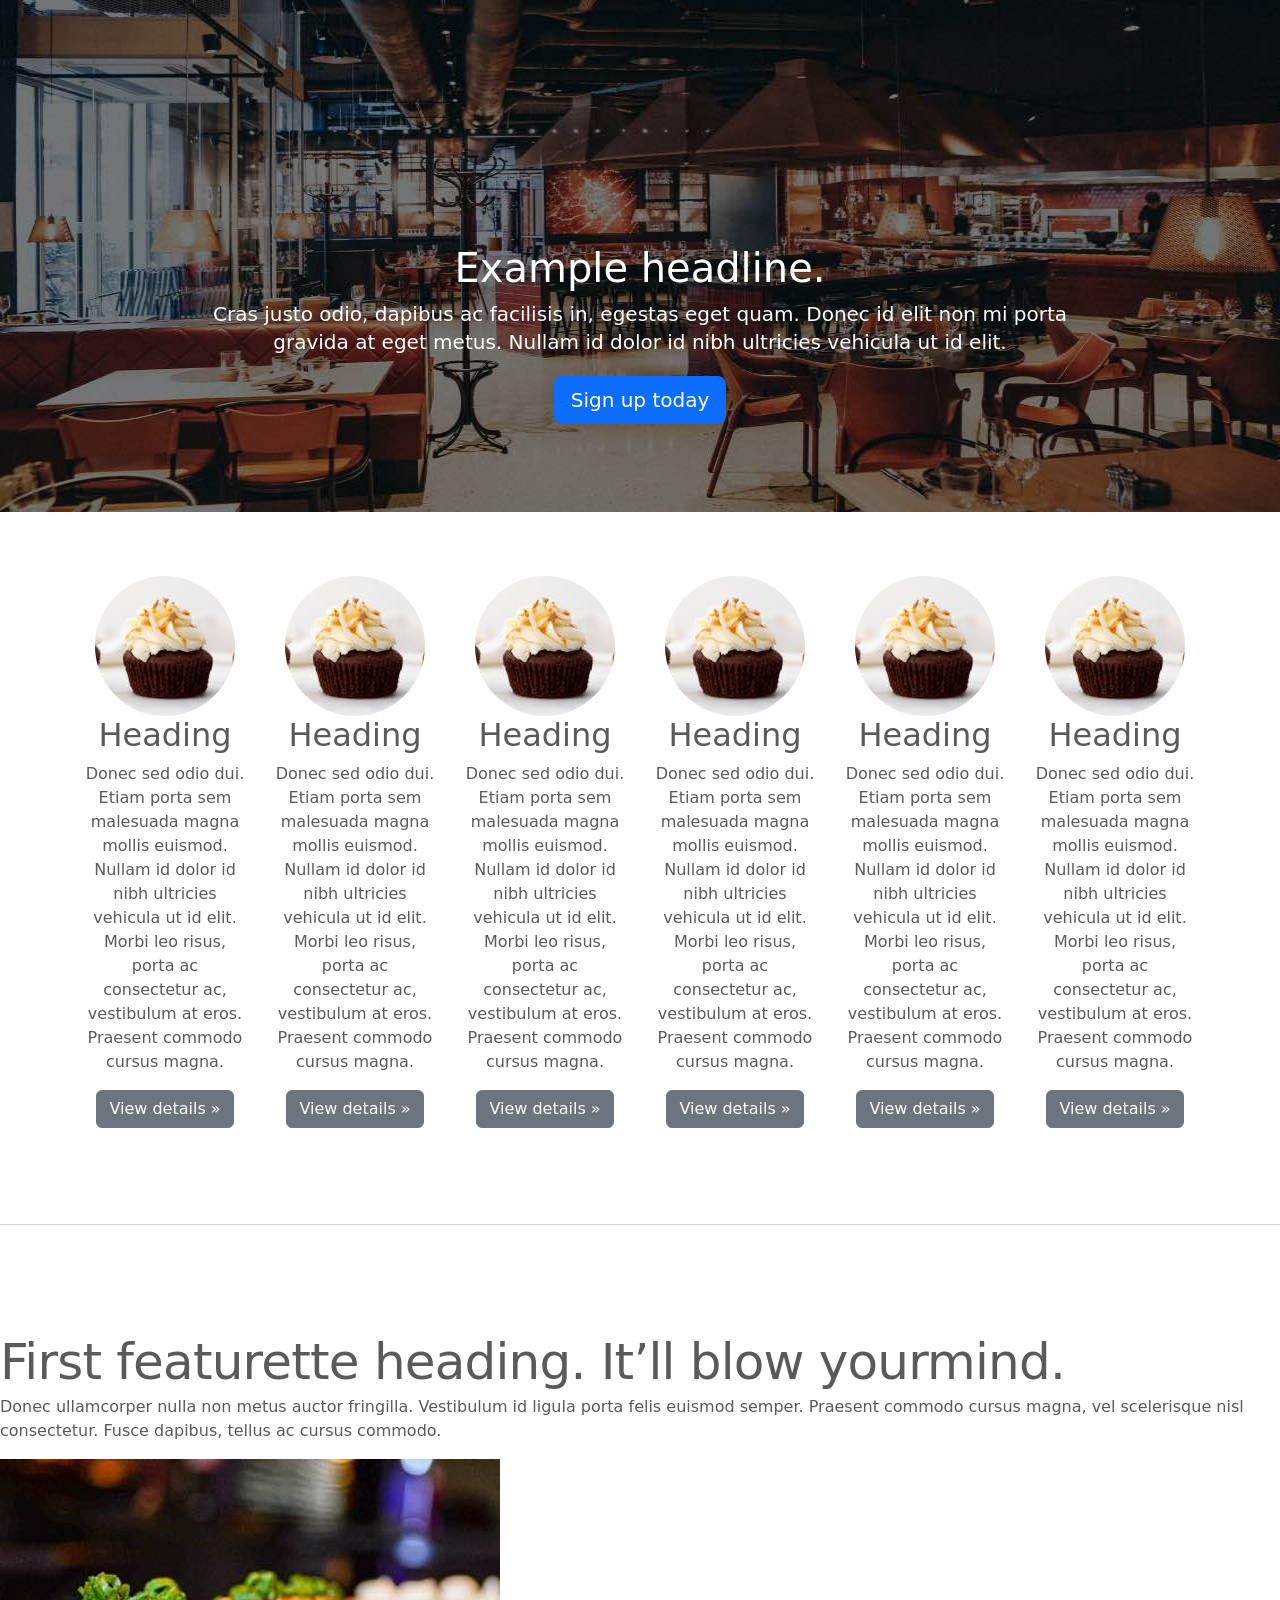
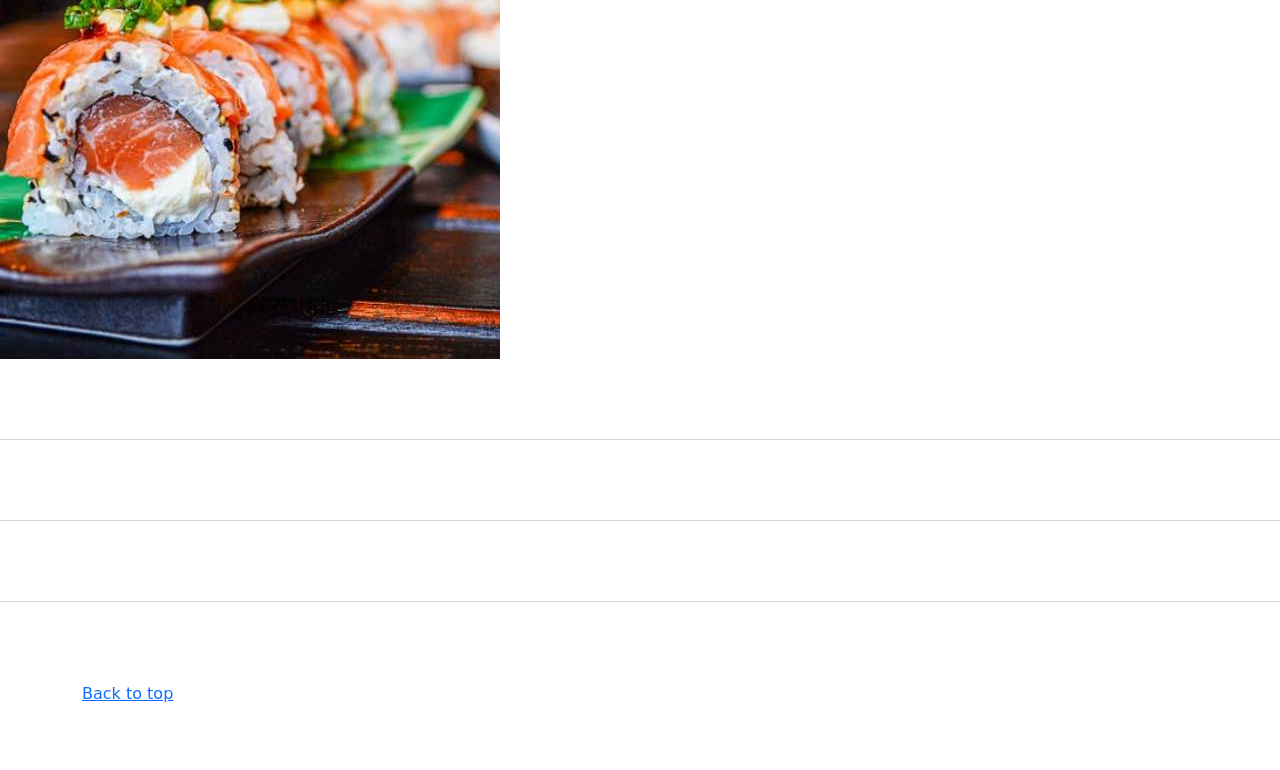
<file: kadai_005/index_for_student.html>
<!doctype html>

<html lang="en">
  <head>
    <meta charset="utf-8">
    <meta name="viewport" content="width=device-width, initial-scale=1">
    <meta name="description" content="">
    <meta name="author" content="Mark Otto, Jacob Thornton, and Bootstrap contributors">
    <meta name="generator" content="Hugo 0.79.0">
    <title>Carousel Template · Bootstrap v5.0</title>
    <link rel="canonical" href="https://getbootstrap.com/docs/5.0/examples/carousel/">
    <!-- ************************************************ bootstrap.min.cssの読み込み -->
<link href="https://cdn.jsdelivr.net/npm/bootstrap@5.0.0-beta1/dist/css/bootstrap.min.css" rel="stylesheet" integrity="sha384-giJF6kkoqNQ00vy+HMDP7azOuL0xtbfIcaT9wjKHr8RbDVddVHyTfAAsrekwKmP1" crossorigin="anonymous">
    <!-- ************************************************ carousel.cssの読み込み -->
    <link href="carousel.css" rel="stylesheet">
    <!-- ************************************************ bootstrap.bundle.min.jsの読み込み -->
 <script src="https://cdn.jsdelivr.net/npm/bootstrap@5.0.0-beta1/dist/js/bootstrap.bundle.min.js" integrity="sha384-ygbV9kiqUc6oa4msXn9868pTtWMgiQaeYH7/t7LECLbyPA2x65Kgf80OJFdroafW" crossorigin="anonymous" defer></script>
  </head>
  <body>
    <main>
      <!-- ************************************************ カールセル開始 -->
      <!-- <div id="myCarousel" class="carousel slide" data-bs-ride="carousel"> -->
      <div id="myCarousel" class="carousel slide carousel-fade" data-bs-ride="carousel">
       <div class="carousel-inner">
        <div class="carousel-item active">
            <img src="img/top_1.jpg" class="d-block w-100" alt="サンプル画像1">
          <div class="container">
            <div class="carousel-caption">
              <h1>Example headline.</h1>
              <p>Cras justo odio, dapibus ac facilisis in, egestas eget quam. Donec id elit non mi porta gravida at eget
                metus. Nullam id dolor id nibh ultricies vehicula ut id elit.</p>
              <p><a class="btn btn-lg btn-primary" href="#" role="button">Sign up today</a></p>
              </div>
            </div>
          </div>

          <!-- <div class="carousel-item active"> -->
          <div class="carousel-item">
            <img src="img/top_2.jpg" class="d-block w-100" alt="サンプル画像2">
            <div class="container">
              <!-- <div class="carousel-caption"> -->
              <div class="carousel-caption">
                <h1>Example headline.</h1>
                <p>Cras justo odio, dapibus ac facilisis in, egestas eget quam. Donec id elit non mi porta gravida at eget
                  metus. Nullam id dolor id nibh ultricies vehicula ut id elit.</p>
                <!-- <p><a class="btn btn-lg btn-primary" href="#" role="button">Sign up today</a></p> -->
                <p><a class="btn btn-lg btn-primary" href="#" role="button">Sign up today</a></p>
              </div>
            </div>
          </div>
          <!-- <div class="carousel-item active"> -->
          <div class="carousel-item">
            <img src="img/top_3.jpg" class="d-block w-100" alt="サンプル画像3">
            <div class="container">
              <!-- <div class="carousel-caption"> -->
              <div class="carousel-caption">
                <h1>Example headline.</h1>
                <p>Cras justo odio, dapibus ac facilisis in, egestas eget quam. Donec id elit non mi porta gravida at eget
                  metus. Nullam id dolor id nibh ultricies vehicula ut id elit.</p>
                <!-- <p><a class="btn btn-lg btn-primary" href="#" role="button">Sign up today</a></p> -->
                <p><a class="btn btn-lg btn-primary" href="#" role="button">Sign up today</a></p>
              </div>
            </div>
          </div>
        </div>
      </div>
      <!-- ************************************************ カールセル終了 -->

      <div class="container">
      <div class="row">

        <div class="col-6 col-md-2 text-center">

          <img src="img/cake.jpg" class="rounded-circle" alt="サンプル画像2">
          <h2>Heading</h2>
          <p>
            Donec sed odio dui. Etiam porta sem malesuada magna mollis 
            euismod. Nullam id dolor id nibh ultricies vehicula ut id elit. 
            Morbi leo risus, porta ac consectetur ac, vestibulum at eros. 
            Praesent commodo cursus magna.
          </p>
          <p><a class="btn btn-secondary" href="#" role="button">View details &raquo;</a></p>
        </div>

        <div class="col-6 col-md-2 text-center">

          <img src="img/cake.jpg" class="rounded-circle" alt="サンプル画像2">
          <h2>Heading</h2>
          <p>
            Donec sed odio dui. Etiam porta sem malesuada magna mollis 
            euismod. Nullam id dolor id nibh ultricies vehicula ut id elit. 
            Morbi leo risus, porta ac consectetur ac, vestibulum at eros. 
            Praesent commodo cursus magna.
          </p>
          <p><a class="btn btn-secondary" href="#" role="button">View details &raquo;</a></p>
        </div>

        <div class="col-6 col-md-2 text-center">

          <img src="img/cake.jpg" class="rounded-circle" alt="サンプル画像2">
          <h2>Heading</h2>
          <p>
            Donec sed odio dui. Etiam porta sem malesuada magna mollis 
            euismod. Nullam id dolor id nibh ultricies vehicula ut id elit. 
            Morbi leo risus, porta ac consectetur ac, vestibulum at eros. 
            Praesent commodo cursus magna.
          </p>
          <p><a class="btn btn-secondary" href="#" role="button">View details &raquo;</a></p>
        </div>

        <div class="col-6 col-md-2 text-center">

          <img src="img/cake.jpg" class="rounded-circle" alt="サンプル画像2">
          <h2>Heading</h2>
          <p>
            Donec sed odio dui. Etiam porta sem malesuada magna mollis 
            euismod. Nullam id dolor id nibh ultricies vehicula ut id elit. 
            Morbi leo risus, porta ac consectetur ac, vestibulum at eros. 
            Praesent commodo cursus magna.
          </p>
          <p><a class="btn btn-secondary" href="#" role="button">View details &raquo;</a></p>
        </div>

        <div class="col-6 col-md-2 text-center">

          <img src="img/cake.jpg" class="rounded-circle" alt="サンプル画像2">
          <h2>Heading</h2>
          <p>
            Donec sed odio dui. Etiam porta sem malesuada magna mollis 
            euismod. Nullam id dolor id nibh ultricies vehicula ut id elit. 
            Morbi leo risus, porta ac consectetur ac, vestibulum at eros. 
            Praesent commodo cursus magna.
          </p>
          <p><a class="btn btn-secondary" href="#" role="button">View details &raquo;</a></p>
        </div>

        <div class="col-6 col-md-2 text-center">

          <img src="img/cake.jpg" class="rounded-circle" alt="サンプル画像2">
          <h2>Heading</h2>
          <p>
            Donec sed odio dui. Etiam porta sem malesuada magna mollis 
            euismod. Nullam id dolor id nibh ultricies vehicula ut id elit. 
            Morbi leo risus, porta ac consectetur ac, vestibulum at eros. 
            Praesent commodo cursus magna.
          </p>
          <p><a class="btn btn-secondary" href="#" role="button">View details &raquo;</a></p>
        </div>

      </div>
    </div>

      <!--<div class="container">
      <style>
        .button-test {
          /* パディング(余白)上下方向10px 左右方向30px */
            padding: 10px 30px;
            /* ボタンの幅 300px */
            width: 300px;
            /* 背景色 青 */
            background-color: blue;
            /* フォント色 白 */
            color: white;
          }
      </style>

        <button class="btn-primary btn-lg shadow">ここを押す</button>
          <div class="button-test">ここを押す</div>

        <a href="" class="btn-info btn-sm shadow">ここを押す</a>
        <br>      
        <button type="button" class="btn btn-primary">ここを押す</button>
        <button type="button" class="btn btn-secondary btn-lg">ここを押す</button>
        <button type="button" class="btn btn-success btn-sm">ここを押す</button>
        <button type="button" class="btn btn-outline-danger btn-lg">ここを押す</button>
        <button type="button" class="btn btn-warning shadow-sm">ここを押す</button>
        <button type="button" class="btn btn-outline-info btn-sm">ここを押す</button>
        <button type="button" class="btn btn-light shadow">ここを押す</button>
        <button type="button" class="btn btn-dark shadow-none">ここを押す</button>
        <button type="button" class="btn btn-outline-warning">ここを押す</button>
        <button type="button" class="btn btn-outline-link">ここを押す</button>
      </div>-->
      
        <hr class="featurette-divider">
        <!-- <div class="row"> -->
        <div class="">
          <!-- <div class="col-md-7"> -->
          <div class="">
            <!-- <h2 class="featurette-heading">First featurette heading. <span class="text-muted">It’ll blow yourmind.</span> -->
            <h2 class="featurette-heading">First featurette heading. <span class="">It’ll blow yourmind.</span></h2>
            <!-- <p class="lead">Donec ullamcorper nulla non metus auctor fringilla. Vestibulum id ligula porta felis
              euismod
              semper. Praesent commodo cursus magna, vel scelerisque nisl consectetur. Fusce dapibus, tellus ac cursus
              commodo.</p> -->
            <p class="">
              Donec ullamcorper nulla non metus auctor fringilla. Vestibulum id ligula porta felis
              euismod
              semper. Praesent commodo cursus magna, vel scelerisque nisl consectetur. Fusce dapibus, tellus ac cursus
              commodo.
            </p>
          </div>
          <!-- <div class="col-md-5"> -->
          <div class="">
            <!-- <img src="img/sushi.jpg" class="img-fluid" alt=""> -->
            <img src="img/sushi.jpg" class="" alt="サンプル画像3">
          </div>
        </div>
        <hr class="featurette-divider">
        <!-- ここにもう一つ左右を反転させたものを作ります。 -->
        <hr class="featurette-divider">
        <!-- ここにもう一つ左右を反転させたものを作ります。 -->
        <hr class="featurette-divider">
        <footer class="container">
          <!-- <p class="float-end"><a href="#">Back to top</a></p> -->
          <p class=""><a href="#">Back to top</a></p>
        </footer>
      </div>
    </main>
  </body>

</html>
</file>
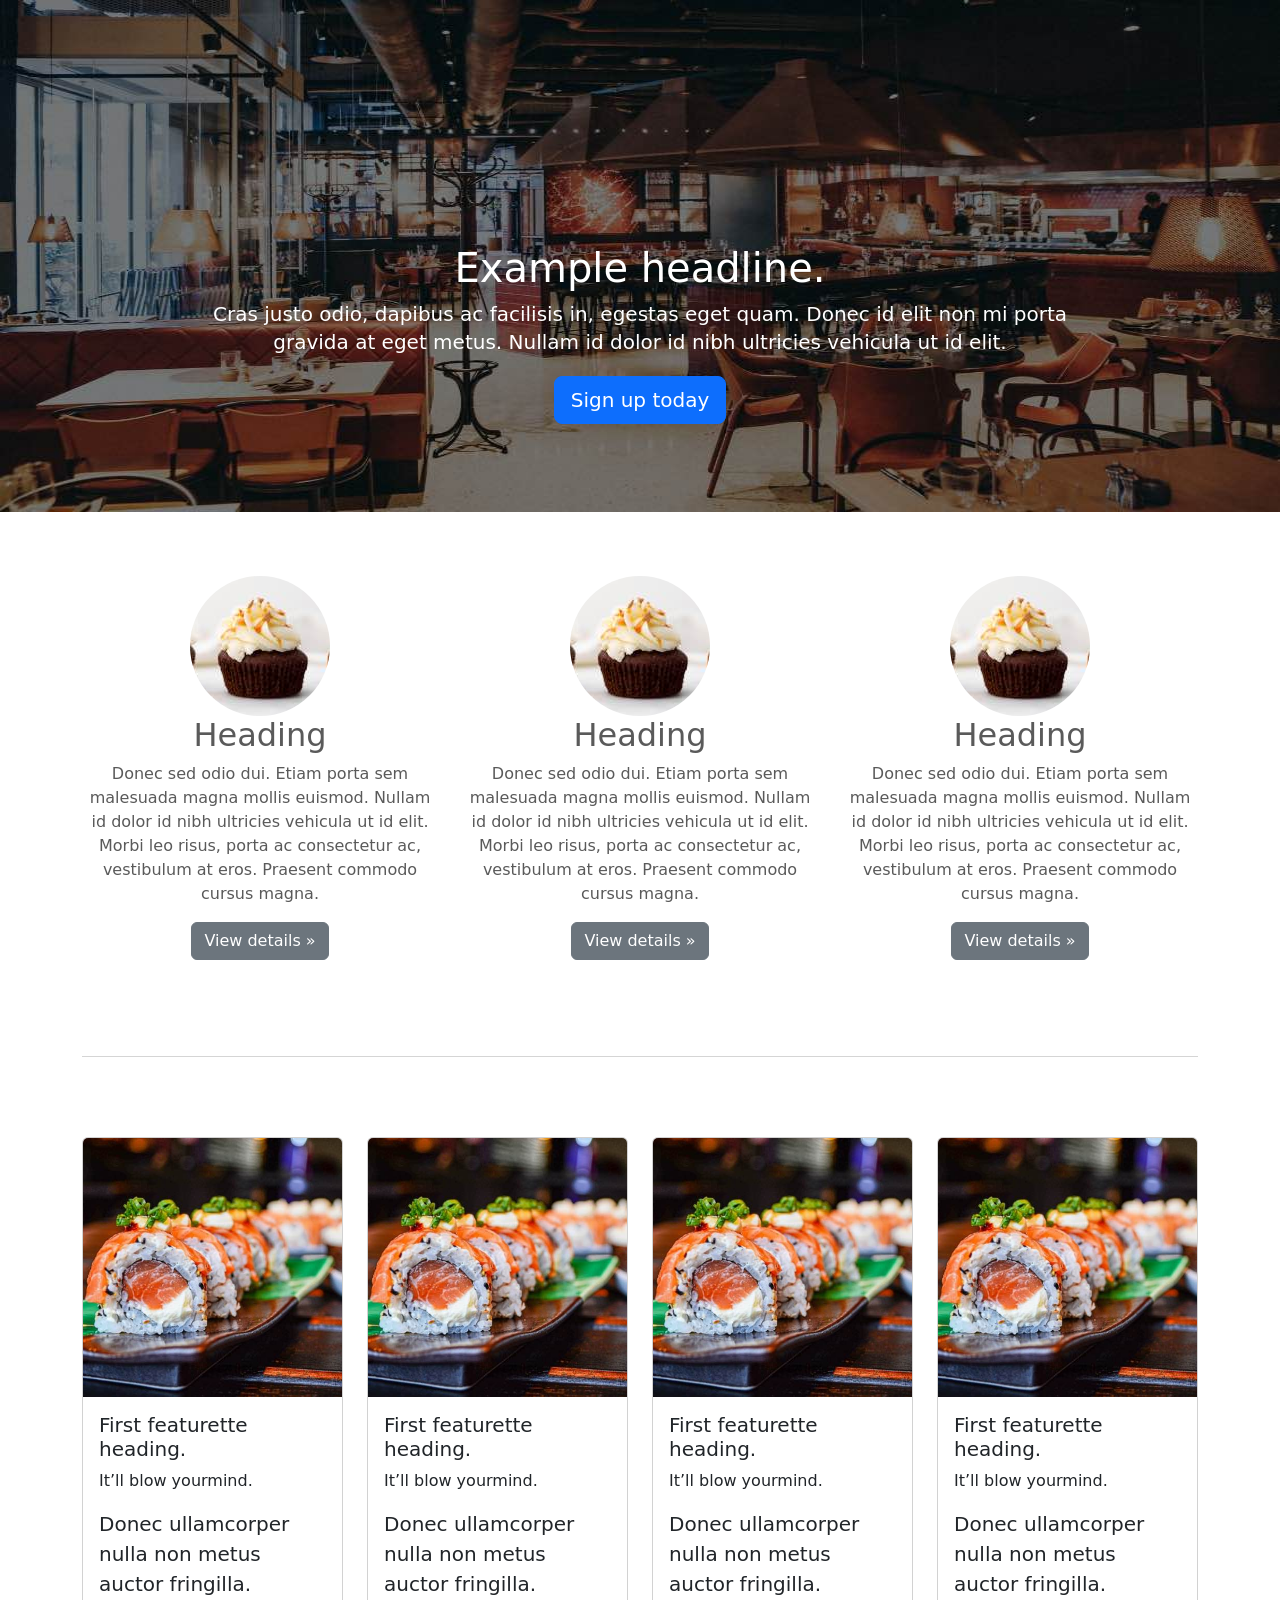
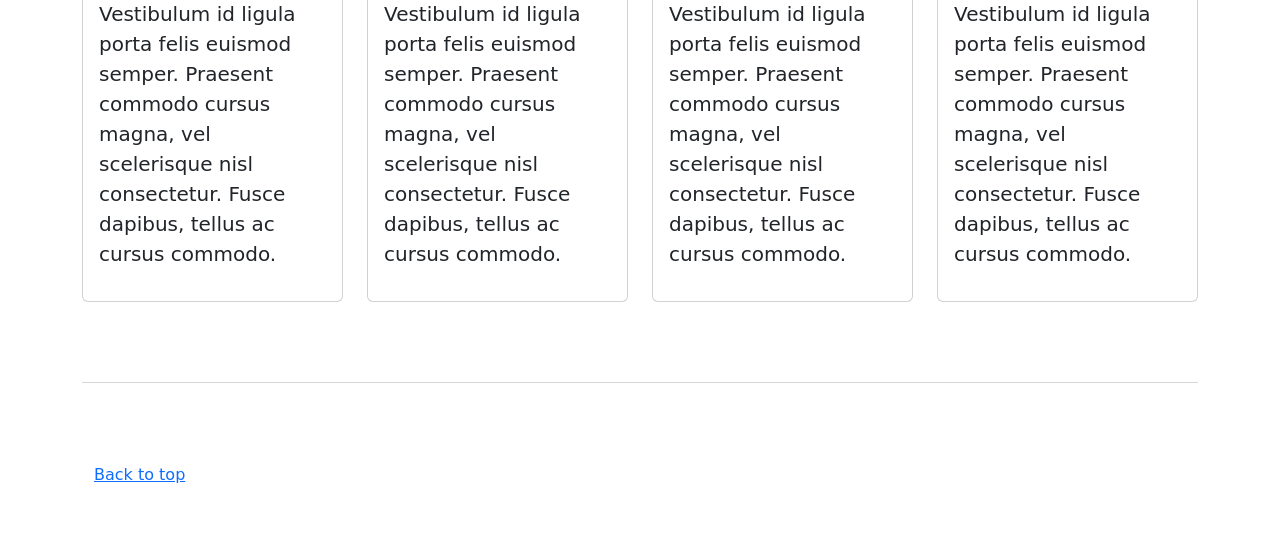
<file: kadai_006/index_for_student.html>
<!doctype html>
<html lang="en">
  <head>
    <meta charset="utf-8">
    <meta name="viewport" content="width=device-width, initial-scale=1">
    <meta name="description" content="">
    <meta name="author" content="Mark Otto, Jacob Thornton, and Bootstrap contributors">
    <meta name="generator" content="Hugo 0.79.0">
    <title>Carousel Template · Bootstrap v5.0</title>
    <link rel="canonical" href="https://getbootstrap.com/docs/5.0/examples/carousel/">
    <!-- ************************************************ bootstrap.min.cssの読み込み -->
    <link href="https://cdn.jsdelivr.net/npm/bootstrap@5.0.0-beta1/dist/css/bootstrap.min.css" rel="stylesheet" integrity="sha384-giJF6kkoqNQ00vy+HMDP7azOuL0xtbfIcaT9wjKHr8RbDVddVHyTfAAsrekwKmP1" crossorigin="anonymous">
    <!-- ************************************************ carousel.cssの読み込み -->
    <link href="carousel.css" rel="stylesheet">
    <!-- ************************************************ bootstrap.bundle.min.jsの読み込み -->
    <script src="https://cdn.jsdelivr.net/npm/bootstrap@5.0.0-beta1/dist/js/bootstrap.bundle.min.js" integrity="sha384-ygbV9kiqUc6oa4msXn9868pTtWMgiQaeYH7/t7LECLbyPA2x65Kgf80OJFdroafW" crossorigin="anonymous" defer></script
  </head>
  <body>
    <main>
      <!-- carouselクラスとslideクラスを適用 カールセル開始 -->
      <!-- <div id="myCarousel" class="carousel slide" data-bs-ride="carousel"> -->
      <div id="myCarousel" class="carousel slide" data-bs-ride="carousel">
        
        <!-- これ以降がカルーセルの内部 -->
        <!-- <div class="carousel-inner"> -->
        <div class="carousel-inner">

          <!-- カルーセル1枚目にはactiveクラスを設定 -->          
          <!-- <div class="carousel-item active"> -->
          <div class="carousel-item active">
            <img src="img/top_1.jpg" alt="サンプル画像1">
            <div class="container">
              <!-- <div class="carousel-caption"> -->
              <div class="carousel-caption">

                <!-- カルーセル内タイトル文字 -->
                <h1>Example headline.</h1>

                <!-- カルーセル内テキスト -->
                <p>Cras justo odio, dapibus ac facilisis in, egestas eget quam. Donec id elit non mi porta gravida at eget
                  metus. Nullam id dolor id nibh ultricies vehicula ut id elit.</p>
                <!-- <p><a class="btn btn-lg btn-primary" href="#" role="button">Sign up today</a></p> -->
                <p><a class="btn btn-lg btn-primary" href="#" role="button">Sign up today</a></p>
              </div>
            </div>
          </div>
        </div>
      </div>
      


      <!-- ************************************************ カールセル終了 -->
      <!-- <div class="container marketing"> -->
      <div class="container">
        <!-- <div class="row"> -->
        <div class="row">
          <!-- <div class="col-lg-4"> -->
          <div class="col-md-4 text-center">
            <img src="img/cake.jpg" class="rounded-circle" alt="サンプル画像2">
            <h2>Heading</h2>
            <p>Donec sed odio dui. Etiam porta sem malesuada magna mollis euismod. Nullam id dolor id nibh ultricies
              vehicula ut id elit. Morbi leo risus, porta ac consectetur ac, vestibulum at eros. Praesent commodo cursus
              magna.</p>
            <!-- <p><a class="btn btn-secondary" href="#" role="button">View details &raquo;</a></p> -->
            <p><a class="btn btn-secondary" href="#" role="button">View details &raquo;</a></p>
          </div>
          <div class="col-md-4 text-center">
            <img src="img/cake.jpg" class="rounded-circle" alt="サンプル画像2">
            <h2>Heading</h2>
            <p>Donec sed odio dui. Etiam porta sem malesuada magna mollis euismod. Nullam id dolor id nibh ultricies
              vehicula ut id elit. Morbi leo risus, porta ac consectetur ac, vestibulum at eros. Praesent commodo cursus
              magna.</p>
            <!-- <p><a class="btn btn-secondary" href="#" role="button">View details &raquo;</a></p> -->
            <p><a class="btn btn-secondary" href="#" role="button">View details &raquo;</a></p>
          </div>
          <div class="col-md-4 text-center">
            <img src="img/cake.jpg" class="rounded-circle" alt="サンプル画像2">
            <h2>Heading</h2>
            <p>Donec sed odio dui. Etiam porta sem malesuada magna mollis euismod. Nullam id dolor id nibh ultricies
              vehicula ut id elit. Morbi leo risus, porta ac consectetur ac, vestibulum at eros. Praesent commodo cursus
              magna.</p>
            <!-- <p><a class="btn btn-secondary" href="#" role="button">View details &raquo;</a></p> -->
            <p><a class="btn btn-secondary" href="#" role="button">View details &raquo;</a></p>
          </div>
        </div>


        <hr class="featurette-divider">        
        <div class="row row-cols-4">          
          <div class="col">   
            <div class="card">
              <img src="img/sushi.jpg" class="card-img-top" alt="サンプル画像3">
                <div class="card-body">
                  <h5 class="card-title">First featurette heading. </h5>
                  <p class="card-text">It’ll blow yourmind.</p>
                  <p class="lead">
                    Donec ullamcorper nulla non metus auctor fringilla. Vestibulum id ligula porta felis
                    euismod
                    semper. Praesent commodo cursus magna, vel scelerisque nisl consectetur. Fusce dapibus, tellus ac cursus
                    commodo.
                  </p>
                </div>
            </div>         
          </div>
          <div class="col">   
            <div class="card">
              <img src="img/sushi.jpg" class="card-img-top" alt="サンプル画像3">
                <div class="card-body">
                  <h5 class="card-title">First featurette heading. </h5>
                  <p class="card-text">It’ll blow yourmind.</p>
                  <p class="lead">
                    Donec ullamcorper nulla non metus auctor fringilla. Vestibulum id ligula porta felis
                    euismod
                    semper. Praesent commodo cursus magna, vel scelerisque nisl consectetur. Fusce dapibus, tellus ac cursus
                    commodo.
                  </p>
                </div>
            </div>         
          </div>
          <div class="col">   
            <div class="card">
              <img src="img/sushi.jpg" class="card-img-top" alt="サンプル画像3">
                <div class="card-body">
                  <h5 class="card-title">First featurette heading. </h5>
                  <p class="card-text">It’ll blow yourmind.</p>
                  <p class="lead">
                    Donec ullamcorper nulla non metus auctor fringilla. Vestibulum id ligula porta felis
                    euismod
                    semper. Praesent commodo cursus magna, vel scelerisque nisl consectetur. Fusce dapibus, tellus ac cursus
                    commodo.
                  </p>
                </div>
            </div>         
          </div>
          <div class="col">   
            <div class="card">
              <img src="img/sushi.jpg" class="card-img-top" alt="サンプル画像3">
                <div class="card-body">
                  <h5 class="card-title">First featurette heading. </h5>
                  <p class="card-text">It’ll blow yourmind.</p>
                  <p class="lead">
                    Donec ullamcorper nulla non metus auctor fringilla. Vestibulum id ligula porta felis
                    euismod
                    semper. Praesent commodo cursus magna, vel scelerisque nisl consectetur. Fusce dapibus, tellus ac cursus
                    commodo.
                  </p>
                </div>
            </div>         
          </div>

        </div>

        


        
        <hr class="featurette-divider">
        <footer class="container">
          <!-- <p class="float-end"><a href="#">Back to top</a></p> -->
          <p class=""><a href="#">Back to top</a></p>
        </footer>
      </div>
    </main>
  </body>

</html>
</file>
<file: kadai_015/stylesheet/style.css>
/* 共通 */
html,
body {
  overflow-x: hidden;
}

body {
  color: #000000;
  font-family: 'Noto Sans JP', sans-serif;
  padding-bottom: 0;

}

p {
  line-height: 2.0em;
  font-weight: 100;
  font-style: normal;
  font-size: 14px;

}

.section_title{
  /* フォントサイズ36px */
  font-size: 36px;

  /* フォントの太さ600（標準は400） */
  font-weight: 600;
}

/* section_titleに疑似要素を追加 */
.section_title::after{
  /* 疑似要素はデフォルトでインライン要素のためブロック要素の変更 */
  display: block;

  /*サブタイトルの文字の大きさや余白を設定 */
  font-size: 14px;
  font-weight: 400;
  padding: 16px 0 16px;

  /* 下線の幅を100pxに設定 */
  width: 100px;

  /* 下線を直線1px黒色に設定 */
  border-bottom: solid 1px #000000;

}

/*  ナビゲーションバー */

.navbar_brand_logo{
  /* サイズを32pxの正方形へ変更 */
  width: 32px;
  height: 32px;

  /*imgハインライン要素なのでインラインブロックに設定 */
  display: inline-block;

  /* SAMURAI KITCHEN文字との余白を15pxに設定 */
  margin-right: 15px;
}

/* カンマで区切ると複数のクラスに適用可能 */
.my_navbar_brand,
.my_nav_link {

  /* フォントサイズを16pxに設定 */
  font-size: 16px;

  /* フォントをserif体に設定 */
  font-family: 'Lora',serif;

  /* フォント色を黒色に設定 */
  color: #000000 !important;
}

/* bootstrapのボタンに初期設定されている範囲のborder(枠線)を消す */
.navbar-toggler{
  padding: 0 !important;
  border: none;
}

/* ハンバーガーボタンがへっく状態である（押されている）とき、閉じるボタン（×）を表示する */
#hamburger_btn_check:checked~.hamburger_btn .btn_close{
  display: block;
}

/* ハンバーガーボタンがチェック状態である（押されている）とき、ハンバーガーボタンを表示しない */
#hamburger_btn_check:checked~.hamburger_btn .btn_open{
  display: none;
}

/* 最初に表示したときは、閉じるボタン（×）は表示しない */
.btn_close{
  display: none;
}

/* ハンバーガーボタンが押されているかを判断するためのチェックボックスは隠す */
#hamburger_btn_check{
  display: none;
}




/*  カールセル */
.my_carousel_caption{

  /* フォントサイズを52px */
  font-size: 52px;

  /* 上下に余白追加 */
  padding-top: 1.25rem;
  padding-bottom: 1.25rem;

  /* フォント色は白色 */
  color: #fff;

  /* テキスト中央揃え　フォント種類を変更 行の高さを1.5em*/
  text-align: center;
  font-family: 'Lora' , serif;
  line-height: 1.5em;
}

/* 疑似アイコンを配置 */
.my_carousel_caption::before{
  content: url(../img/logoSymbol_White.png);  
  display: block;
}

/* スマートフォン画面幅（画面幅が最大375pxまで）の場合、以下のスタイルを適用 */
@media screen and (max-width:375px){
  .my_carousel_caption{
    /* フォントサイズを27pxにする */
    font-size: 27px;
  }
}

/* carousel-itemの高さを32remに指定 */
.carousel-item{
  height: 32rem;
}

/* carousel-item直下の子要素imgタグに設定 */
.carousel-item>img{
  /* 絶対位置を指定 */
  position: absolute;
  top: 0;
  left: 0;
  min-width: 100%;

  /* 高さはcarousel-itemに揃える */
  height: 32rem;
}




/*  アバウト */

/* aboutクラスの後に”私たちについての文字を追加 */
.about::after{
  content:"私たちについて";
}

.about_us_bg{
  background-color: #FFE6A5;
}




/*  ギャラリー */
.gallery::after{
  content:"ギャラリー";
  margin: 0 auto 0;
}




/*  メニュー */
.menu::after{
  content: "メニュー";
  margin: 0 auto 0;
}

.menu-title{
  font-size: 18px;
  font-weight: 600;
  font-style: normal;
}

.menu-price{
  font-size: 20px;
  font-weight: 400;
  font-family: 'Losa',serif;
}




/*  レビュー */

  /* 背景画像を設定 */
  .review_wrapper{
    background-image: url(../img/background-reviews.jpg);
    background-repeat: no-repeat;
    background-size: cover;
  }

  /* サブタイトルを疑似要素で表示 */
  .review::after{
    content: "お客様の声";
    margin: 0 auto 0;
    border-bottom: solid 1px #FFFFFF;
  }

  /* 白い背景色の高さを固定 */
  .h_420{
    height: 420px;
    position: relative;
  }

  /* レビューの画像を修正 */
  .reviewer_img{
    /* サイズを48px */
    width: 48px;
    height: 48px;

    /* 円形にします */
    border-radius: 50%;
    margin-right: 16px;
  }

  /* 星のアイコン画像です */
  .star_img{
    /* サイズを25pxにします */
    width: 25px;
    height: 25px;
  }

  /* 詳細ボタンを下部に固定 */
  .fix_bottom{
    /* positionプロパティで絶対配置 */
    position: absolute;
    /* ボタンのサイズ変更 */
    width: 80px;
    height: 44px;
    /* 左から24px　下から24pxの位置に配置 */
    left: 24px;
    bottom: 24px;

  }


  /* シェフ */
  .chef::after{
    content: "シェフ";
  }

  .chef_bg{
    background-color: #fdf5e6;
  }

/*  アクセス */
.access::after{
  content: "アクセス";
  margin: 0 auto 0;
}





/*  フッター */

 /* 背景色を画像の背景と同じ色に設定 */
 #footer{
  background-color: #FAFAFA;
 }

 /* position:あ🄱そぅてで下からの距離で固定 */
 .copy_right{
  font-size: 14px;

  /* 先祖要素のdivタグの左の角を基準に絶対配置します */
  position: absolute;

  /* 下から1rem左から12px */
  bottom: 1rem;
  left: 12px;
  display: flex;
 }  

 /* copy_rightのクラスを適用したdivタグの子要素のpタグに適用される */
 .copy_right>p{
  margin-right: 5rem;
  margin-bottom: 0;
 }

 /* copy_rightのクラスを適用したdivタグの子要素で、sns_imgクラスを適用しているimgタグに適用される */
 .copy_right>img.sns_img{
  /* snsアイコンのサイズ24px */
  height: 24px;
  width: 24px;

  /* 右方向へ余白10px */
  margin-right: 10px;
  margin-top: 0;
 }

 /* restaurant_info直下の子要素pタグすべてに適用される */
 .restaurant_info p{
  font-weight: 400;
  line-height: 1.5;
  font-size: 16px;
 }

 /* restaurant_info直下の子要素imgタグすべてに適用される */
 .restaurant_info img{
  width: 20px;
  height: 20px;
  margin-right: 10px;
  line-height: 1.5;
  margin-top: auto;
 }

 /* サイトアイコンを64pxに設定 */
 .footer_brand_logo{
  width: 64px;
  height: 64px;
  display: inline-block;
  margin-right: 15px;
 }

 /* サイトタイトルのフォントをserif体(明朝単)に設定 */
 .footer_text{
  font-size: 24px;
  font-family: 'Lora',serif;
 }

 /*　スマートフォン画面幅（最大991pxまで）でスタイルを適用 */
 @media screen and (max-width:991px){
  .footer_text,
  .copy_right{
    margin-top: 2rem;
    text-align: center;
    position: relative;
  }

  .copy_right>p,img{
    margin-right: 1rem;
    font-size: 14px;
    margin: 0;
    line-height: 35px;
  }
 }
</file>
<file: kadai_tutorial_output/stylesheet/style.css>
/* 共通 */
html,
body {
  overflow-x: hidden;
}

body {
  color: #000000;
  font-family: 'Noto Sans JP', sans-serif;
  padding-bottom: 0;

}

p {
  line-height: 2.0em;
  font-weight: 100;
  font-style: normal;
  font-size: 14px;

}

.section_title{
  /* フォントサイズ36px */
  font-size: 36px;

  /* フォントの太さ600（標準は400） */
  font-weight: 600;
}

/* section_titleに疑似要素を追加 */
.section_title::after{
  /* 疑似要素はデフォルトでインライン要素のためブロック要素の変更 */
  display: block;

  /*サブタイトルの文字の大きさや余白を設定 */
  font-size: 14px;
  font-weight: 400;
  padding: 16px 0 16px;

  /* 下線の幅を100pxに設定 */
  width: 100px;

  /* 下線を直線1px黒色に設定 */
  border-bottom: solid 1px #000000;

}

/*  ナビゲーションバー */

.navbar_brand_logo{
  /* サイズを32pxの正方形へ変更 */
  width: 32px;
  height: 32px;

  /*imgハインライン要素なのでインラインブロックに設定 */
  display: inline-block;

  /* SAMURAI KITCHEN文字との余白を15pxに設定 */
  margin-right: 15px;
}

/* カンマで区切ると複数のクラスに適用可能 */
.my_navbar_brand,
.my_nav_link {

  /* フォントサイズを16pxに設定 */
  font-size: 16px;

  /* フォントをserif体に設定 */
  font-family: 'Lora',serif;

  /* フォント色を黒色に設定 */
  color: #000000 !important;
}

/* bootstrapのボタンに初期設定されている範囲のborder(枠線)を消す */
.navbar-toggler{
  padding: 0 !important;
  border: none;
}

/* ハンバーガーボタンがへっく状態である（押されている）とき、閉じるボタン（×）を表示する */
#hamburger_btn_check:checked~.hamburger_btn .btn_close{
  display: block;
}

/* ハンバーガーボタンがチェック状態である（押されている）とき、ハンバーガーボタンを表示しない */
#hamburger_btn_check:checked~.hamburger_btn .btn_open{
  display: none;
}

/* 最初に表示したときは、閉じるボタン（×）は表示しない */
.btn_close{
  display: none;
}

/* ハンバーガーボタンが押されているかを判断するためのチェックボックスは隠す */
#hamburger_btn_check{
  display: none;
}




/*  カールセル */
.my_carousel_caption{

  /* フォントサイズを52px */
  font-size: 52px;

  /* 上下に余白追加 */
  padding-top: 1.25rem;
  padding-bottom: 1.25rem;

  /* フォント色は白色 */
  color: #fff;

  /* テキスト中央揃え　フォント種類を変更 行の高さを1.5em*/
  text-align: center;
  font-family: 'Lora' , serif;
  line-height: 1.5em;
}

/* 疑似アイコンを配置 */
.my_carousel_caption::before{
  content: url(../img/logoSymbol_White.png);  
  display: block;
}

/* スマートフォン画面幅（画面幅が最大375pxまで）の場合、以下のスタイルを適用 */
@media screen and (max-width:375px){
  .my_carousel_caption{
    /* フォントサイズを27pxにする */
    font-size: 27px;
  }
}

/* carousel-itemの高さを32remに指定 */
.carousel-item{
  height: 32rem;
}

/* carousel-item直下の子要素imgタグに設定 */
.carousel-item>img{
  /* 絶対位置を指定 */
  position: absolute;
  top: 0;
  left: 0;
  min-width: 100%;

  /* 高さはcarousel-itemに揃える */
  height: 32rem;
}




/*  アバウト */

/* aboutクラスの後に”私たちについての文字を追加 */
.about::after{
  content:"私たちについて";
}

.about_us_bg{
  background-color: #FFE6A5;
}




/*  ギャラリー */
.gallery::after{
  content:"ギャラリー";
  margin: 0 auto 0;
}




/*  メニュー */
.menu::after{
  content: "メニュー";
  margin: 0 auto 0;
}

.menu-title{
  font-size: 18px;
  font-weight: 600;
  font-style: normal;
}

.menu-price{
  font-size: 20px;
  font-weight: 400;
  font-family: 'Losa',serif;
}




/*  レビュー */

  /* 背景画像を設定 */
  .review_wrapper{
    background-image: url(../img/background-reviews.jpg);
    background-repeat: no-repeat;
    background-size: cover;
  }

  /* サブタイトルを疑似要素で表示 */
  .review::after{
    content: "お客様の声";
    margin: 0 auto 0;
    border-bottom: solid 1px #FFFFFF;
  }

  /* 白い背景色の高さを固定 */
  .h_420{
    height: 420px;
    position: relative;
  }

  /* レビューの画像を修正 */
  .reviewer_img{
    /* サイズを48px */
    width: 48px;
    height: 48px;

    /* 円形にします */
    border-radius: 50%;
    margin-right: 16px;
  }

  /* 星のアイコン画像です */
  .star_img{
    /* サイズを25pxにします */
    width: 25px;
    height: 25px;
  }

  /* 詳細ボタンを下部に固定 */
  .fix_bottom{
    /* positionプロパティで絶対配置 */
    position: absolute;
    /* ボタンのサイズ変更 */
    width: 80px;
    height: 44px;
    /* 左から24px　下から24pxの位置に配置 */
    left: 24px;
    bottom: 24px;

  }

/*  アクセス */
.access::after{
  content: "アクセス";
  margin: 0 auto 0;
}





/*  フッター */

 /* 背景色を画像の背景と同じ色に設定 */
 #footer{
  background-color: #FAFAFA;
 }

 /* position:あ🄱そぅてで下からの距離で固定 */
 .copy_right{
  font-size: 14px;

  /* 先祖要素のdivタグの左の角を基準に絶対配置します */
  position: absolute;

  /* 下から1rem左から12px */
  bottom: 1rem;
  left: 12px;
  display: flex;
 }  

 /* copy_rightのクラスを適用したdivタグの子要素のpタグに適用される */
 .copy_right>p{
  margin-right: 5rem;
  margin-bottom: 0;
 }

 /* copy_rightのクラスを適用したdivタグの子要素で、sns_imgクラスを適用しているimgタグに適用される */
 .copy_right>img.sns_img{
  /* snsアイコンのサイズ24px */
  height: 24px;
  width: 24px;

  /* 右方向へ余白10px */
  margin-right: 10px;
  margin-top: 0;
 }

 /* restaurant_info直下の子要素pタグすべてに適用される */
 .restaurant_info p{
  font-weight: 400;
  line-height: 1.5;
  font-size: 16px;
 }

 /* restaurant_info直下の子要素imgタグすべてに適用される */
 .restaurant_info img{
  width: 20px;
  height: 20px;
  margin-right: 10px;
  line-height: 1.5;
  margin-top: auto;
 }

 /* サイトアイコンを64pxに設定 */
 .footer_brand_logo{
  width: 64px;
  height: 64px;
  display: inline-block;
  margin-right: 15px;
 }

 /* サイトタイトルのフォントをserif体(明朝単)に設定 */
 .footer_text{
  font-size: 24px;
  font-family: 'Lora',serif;
 }

 /*　スマートフォン画面幅（最大991pxまで）でスタイルを適用 */
 @media screen and (max-width:991px){
  .footer_text,
  .copy_right{
    margin-top: 2rem;
    text-align: center;
    position: relative;
  }

  .copy_right>p,img{
    margin-right: 1rem;
    font-size: 14px;
    margin: 0;
    line-height: 35px;
  }
 }
</file>
<file: kadai_003/carousel.css>
/* ----------------------------------------------- 全体の文字色修正と下部の余白の調整 */
body {
  /* padding-top: 3rem; */
  padding-bottom: 3rem;
  color: #5a5a5a;
}

/* ----------------------------------------------- カルーセルのカスタマイズ */
.carousel {
  margin-bottom: 4rem;
}

.carousel-caption {
  bottom: 3rem;
  z-index: 10;
}

.carousel-item {
  height: 32rem;
}

.carousel-item > img {
  position: absolute;
  top: 0;
  left: 0;
  min-width: 100%;
  height: 32rem;
}

/* ----------------------------------------------- マーケティングコンテンツ */
.marketing .col-lg-4 {
  margin-bottom: 1.5rem;
  text-align: center;
}

.marketing h2 {
  font-weight: 400;
}

/* rtl:begin:ignore */
.marketing .col-lg-4 p {
  margin-right: .75rem;
  margin-left: .75rem;
}

/* rtl:end:ignore */

/* ----------------------------------------------- フィーチャーレット */
.featurette-divider {
  margin: 5rem 0;
  /* Space out the Bootstrap <hr> more */
}

.featurette-heading {
  font-weight: 300;
  line-height: 1;
  /* rtl:remove */
  letter-spacing: -.05rem;
}

/* ----------------------------------------------- レスポンシブデザイン */
@media (min-width: 40em) {
  .carousel-caption p {
    margin-bottom: 1.25rem;
    font-size: 1.25rem;
    line-height: 1.4;
  }

  .featurette-heading {
    font-size: 50px;
  }
}

@media (min-width: 62em) {
  .featurette-heading {
    margin-top: 7rem;
  }
}
</file>
<file: kadai_004/carousel.css>
/* ----------------------------------------------- 全体の文字色修正と下部の余白の調整 */
body {
  /* padding-top: 3rem; */
  padding-bottom: 3rem;
  color: #5a5a5a;
}

/* ----------------------------------------------- カルーセルのカスタマイズ */
.carousel {
  margin-bottom: 4rem;
}

.carousel-caption {
  bottom: 3rem;
  z-index: 10;
}

.carousel-item {
  height: 32rem;
}

.carousel-item > img {
  position: absolute;
  top: 0;
  left: 0;
  min-width: 100%;
  height: 32rem;
}

/* ----------------------------------------------- マーケティングコンテンツ */
.marketing .col-lg-4 {
  margin-bottom: 1.5rem;
  text-align: center;
}

.marketing h2 {
  font-weight: 400;
}

/* rtl:begin:ignore */
.marketing .col-lg-4 p {
  margin-right: .75rem;
  margin-left: .75rem;
}

/* rtl:end:ignore */

/* ----------------------------------------------- フィーチャーレット */
.featurette-divider {
  margin: 5rem 0;
  /* Space out the Bootstrap <hr> more */
}

.featurette-heading {
  font-weight: 300;
  line-height: 1;
  /* rtl:remove */
  letter-spacing: -.05rem;
}

/* ----------------------------------------------- レスポンシブデザイン */
@media (min-width: 40em) {
  .carousel-caption p {
    margin-bottom: 1.25rem;
    font-size: 1.25rem;
    line-height: 1.4;
  }

  .featurette-heading {
    font-size: 50px;
  }
}

@media (min-width: 62em) {
  .featurette-heading {
    margin-top: 7rem;
  }
}
</file>
<file: kadai_005/carousel.css>
/* ----------------------------------------------- 全体の文字色修正と下部の余白の調整 */
body {
  /* padding-top: 3rem; */
  padding-bottom: 3rem;
  color: #5a5a5a;
}

/* ----------------------------------------------- カルーセルのカスタマイズ */
.carousel {
  margin-bottom: 4rem;
}

.carousel-caption {
  bottom: 3rem;
  z-index: 10;
}

.carousel-item {
  height: 32rem;
}

.carousel-item > img {
  position: absolute;
  top: 0;
  left: 0;
  min-width: 100%;
  height: 32rem;
}

/* ----------------------------------------------- マーケティングコンテンツ */
.marketing .col-lg-4 {
  margin-bottom: 1.5rem;
  text-align: center;
}

.marketing h2 {
  font-weight: 400;
}

/* rtl:begin:ignore */
.marketing .col-lg-4 p {
  margin-right: .75rem;
  margin-left: .75rem;
}

/* rtl:end:ignore */

/* ----------------------------------------------- フィーチャーレット */
.featurette-divider {
  margin: 5rem 0;
  /* Space out the Bootstrap <hr> more */
}

.featurette-heading {
  font-weight: 300;
  line-height: 1;
  /* rtl:remove */
  letter-spacing: -.05rem;
}

/* ----------------------------------------------- レスポンシブデザイン */
@media (min-width: 40em) {
  .carousel-caption p {
    margin-bottom: 1.25rem;
    font-size: 1.25rem;
    line-height: 1.4;
  }

  .featurette-heading {
    font-size: 50px;
  }
}

@media (min-width: 62em) {
  .featurette-heading {
    margin-top: 7rem;
  }
}
</file>
<file: kadai_006/carousel.css>
/* ----------------------------------------------- 全体の文字色修正と下部の余白の調整 */
body {
  /* padding-top: 3rem; */
  padding-bottom: 3rem;
  color: #5a5a5a;
}

/* ----------------------------------------------- カルーセルのカスタマイズ */
.carousel {
  margin-bottom: 4rem;
}

.carousel-caption {
  bottom: 3rem;
  z-index: 10;
}

.carousel-item {
  height: 32rem;
}

.carousel-item > img {
  position: absolute;
  top: 0;
  left: 0;
  min-width: 100%;
  height: 32rem;
}

/* ----------------------------------------------- マーケティングコンテンツ */
.marketing .col-lg-4 {
  margin-bottom: 1.5rem;
  text-align: center;
}

.marketing h2 {
  font-weight: 400;
}

/* rtl:begin:ignore */
.marketing .col-lg-4 p {
  margin-right: .75rem;
  margin-left: .75rem;
}

/* rtl:end:ignore */

/* ----------------------------------------------- フィーチャーレット */
.featurette-divider {
  margin: 5rem 0;
  /* Space out the Bootstrap <hr> more */
}

.featurette-heading {
  font-weight: 300;
  line-height: 1;
  /* rtl:remove */
  letter-spacing: -.05rem;
}

/* ----------------------------------------------- レスポンシブデザイン */
@media (min-width: 40em) {
  .carousel-caption p {
    margin-bottom: 1.25rem;
    font-size: 1.25rem;
    line-height: 1.4;
  }

  .featurette-heading {
    font-size: 50px;
  }
}

@media (min-width: 62em) {
  .featurette-heading {
    margin-top: 7rem;
  }
}
</file>
